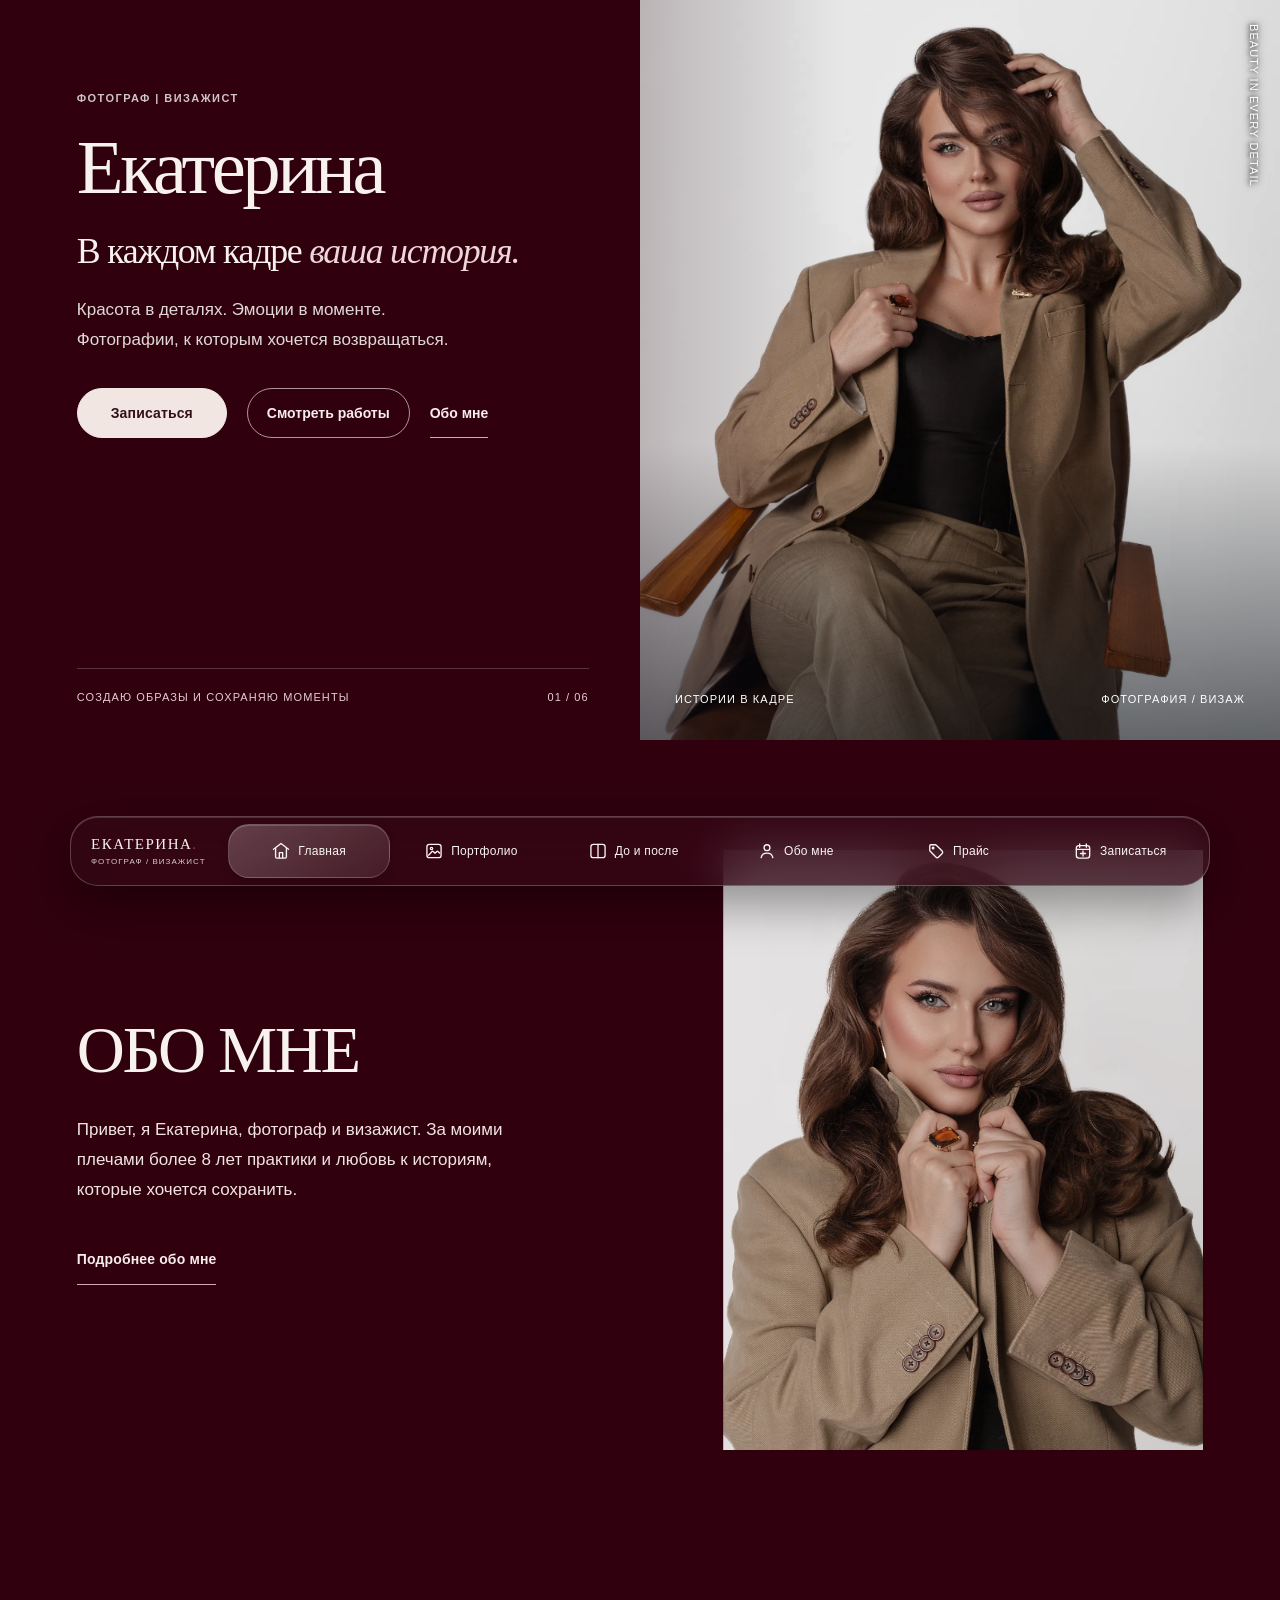
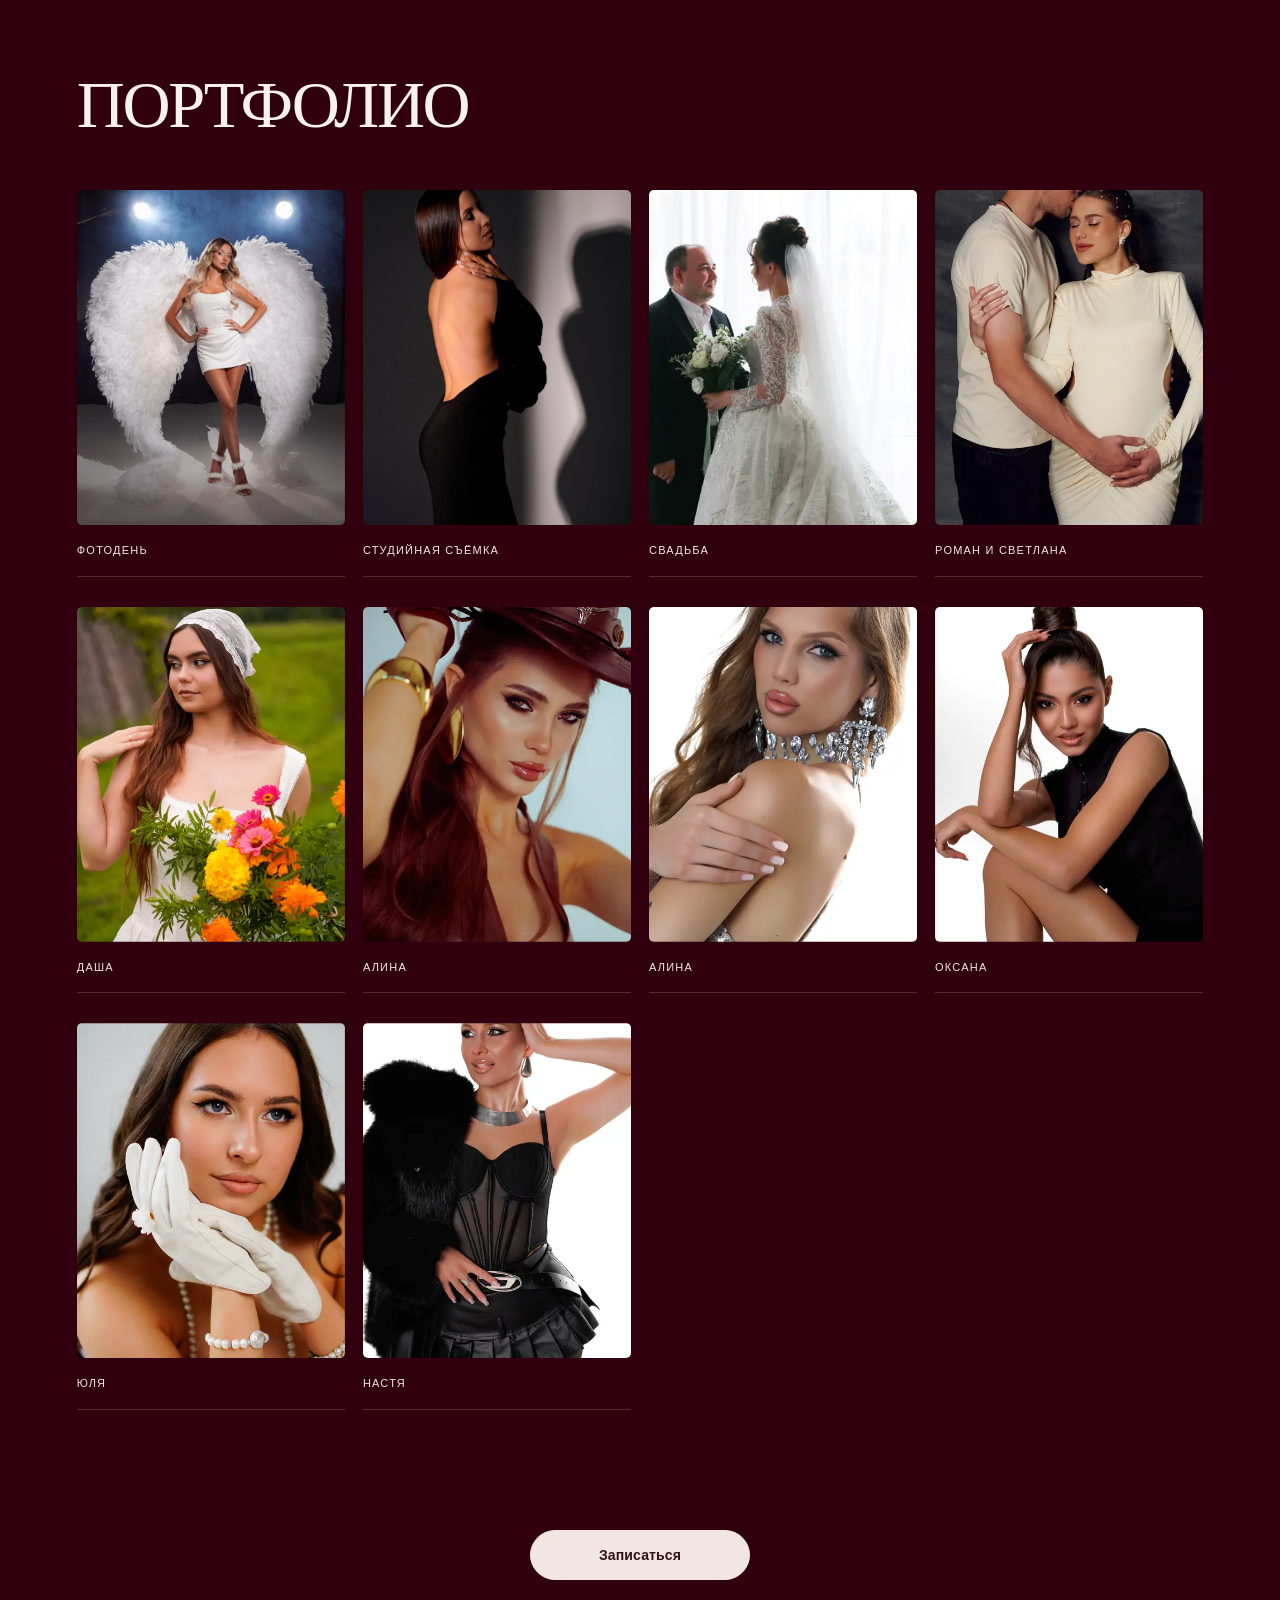
<file: index.html>
<!doctype html>
<html lang="ru">
<head>
  <meta charset="utf-8"><meta name="viewport" content="width=device-width, initial-scale=1, viewport-fit=cover"><meta name="theme-color" content="#30000e">
  <meta name="description" content="Екатерина, фотограф и визажист. Портфолио, преображения и информация для записи.">
  <title>Екатерина, фотограф и визажист</title>
  <link rel="stylesheet" href="styles.css">
  <link rel="stylesheet" href="controls.css">
  <link rel="stylesheet" href="bottom-nav.css">
  <link rel="stylesheet" href="velvet.css">
  <link rel="stylesheet" href="home-hero.css">
  <link rel="stylesheet" href="photo-effects.css">
  <script src="app.js" defer></script>
  <script src="photo-effects.js" defer></script>
</head>
<body id="top" class="home-page">
  <a class="skip-link" href="#main">Перейти к содержанию</a>
  <header class="site-header">
    <a class="brand" href="index.html" aria-label="Екатерина, на главную"><span class="brand-name">ЕКАТЕРИНА<span class="brand-dot">.</span></span><span class="brand-subtitle">ФОТОГРАФ / ВИЗАЖИСТ</span></a>
    <nav id="site-navigation" class="navigation" aria-label="Основная навигация">
      <span class="nav-slider" aria-hidden="true"></span>
      <a class="nav-item" draggable="false" href="index.html" aria-label="Главная" aria-current="page"><svg class="nav-icon" viewBox="0 0 24 24" fill="none" stroke="currentColor" stroke-width="1.6" stroke-linecap="round" stroke-linejoin="round" aria-hidden="true"><path d="m3 10 9-7 9 7"/><path d="M5.5 9v10a1.5 1.5 0 0 0 1.5 1.5h10a1.5 1.5 0 0 0 1.5-1.5V9"/><path d="M10 20v-6h4v6"/></svg><span class="nav-label nav-label-full">Главная</span><span class="nav-label nav-label-short" aria-hidden="true">Главная</span></a>
      <a class="nav-item" draggable="false" href="portfolio.html" aria-label="Портфолио"><svg class="nav-icon" viewBox="0 0 24 24" fill="none" stroke="currentColor" stroke-width="1.6" stroke-linecap="round" stroke-linejoin="round" aria-hidden="true"><rect x="3.5" y="4" width="17" height="16" rx="3"/><circle cx="9" cy="9" r="1.4"/><path d="m5.5 17 4.2-4.3a1 1 0 0 1 1.4 0l2.1 2.1 2.2-2.2a1 1 0 0 1 1.4 0l2 2"/></svg><span class="nav-label nav-label-full">Портфолио</span><span class="nav-label nav-label-short" aria-hidden="true">Работы</span></a>
      <a class="nav-item" draggable="false" href="before-after.html" aria-label="До и после"><svg class="nav-icon" viewBox="0 0 24 24" fill="none" stroke="currentColor" stroke-width="1.6" stroke-linecap="round" stroke-linejoin="round" aria-hidden="true"><rect x="3.5" y="4" width="17" height="16" rx="3"/><path d="M12 4v16"/></svg><span class="nav-label nav-label-full">До и после</span><span class="nav-label nav-label-short" aria-hidden="true">До/после</span></a>
      <a class="nav-item" draggable="false" href="about.html" aria-label="Обо мне"><svg class="nav-icon" viewBox="0 0 24 24" fill="none" stroke="currentColor" stroke-width="1.6" stroke-linecap="round" stroke-linejoin="round" aria-hidden="true"><circle cx="12" cy="8" r="3.5"/><path d="M5 20c.5-3.3 3.1-5.5 7-5.5s6.5 2.2 7 5.5"/></svg><span class="nav-label nav-label-full">Обо мне</span><span class="nav-label nav-label-short" aria-hidden="true">Обо мне</span></a>
      <a class="nav-item" draggable="false" href="prices.html" aria-label="Прайс"><svg class="nav-icon" viewBox="0 0 24 24" fill="none" stroke="currentColor" stroke-width="1.6" stroke-linecap="round" stroke-linejoin="round" aria-hidden="true"><path d="M4.5 11V5.8A1.3 1.3 0 0 1 5.8 4.5H11a2 2 0 0 1 1.4.6l7 7a2 2 0 0 1 0 2.8l-4.5 4.5a2 2 0 0 1-2.8 0l-7-7a2 2 0 0 1-.6-1.4Z"/><circle cx="8.5" cy="8.5" r="1"/></svg><span class="nav-label nav-label-full">Прайс</span><span class="nav-label nav-label-short" aria-hidden="true">Прайс</span></a>
      <a class="nav-item" draggable="false" href="booking.html" aria-label="Записаться"><svg class="nav-icon" viewBox="0 0 24 24" fill="none" stroke="currentColor" stroke-width="1.6" stroke-linecap="round" stroke-linejoin="round" aria-hidden="true"><rect x="4" y="5.5" width="16" height="15" rx="3"/><path d="M8 3.5v4M16 3.5v4M4 10h16M9 15h6M12 12v6"/></svg><span class="nav-label nav-label-full">Записаться</span><span class="nav-label nav-label-short" aria-hidden="true">Запись</span></a>
    </nav>
  </header>
  <main id="main"><section id="home" class="hero" aria-labelledby="hero-title">
      <div class="hero-copy">
        <div class="hero-intro">
          <p class="eyebrow">ФОТОГРАФ | ВИЗАЖИСТ</p>
          <h1 id="hero-title">Екатерина</h1>
          <p class="hero-tagline">В каждом кадре <em>ваша история.</em></p>
          <p class="hero-description">Красота в деталях. Эмоции в моменте. Фотографии, к которым хочется возвращаться.</p>
        </div>
        <div class="hero-actions">
          <a class="button button-light" href="booking.html">Записаться</a>
          <a class="hero-portfolio" href="portfolio.html">Смотреть работы</a>
          <a class="hero-about" href="about.html">Обо мне</a>
        </div>
        <div class="hero-bottom"><span>СОЗДАЮ ОБРАЗЫ И СОХРАНЯЮ МОМЕНТЫ</span><span>01 / 06</span></div>
      </div>
      <div class="hero-image-wrap">
        <img class="hero-image" src="assets/katya-img_2727.webp" alt="Екатерина, фотограф и визажист" fetchpriority="high">
        <div class="hero-image-shade"></div>
        <div class="image-caption"><span>ИСТОРИИ В КАДРЕ</span><span>ФОТОГРАФИЯ / ВИЗАЖ</span></div>
        <span class="hero-side-label" aria-hidden="true">BEAUTY IN EVERY DETAIL</span>
      </div>
    </section>
<section class="home-intro section-pad" aria-labelledby="home-about-title">
  <div class="home-intro-layout">
    <div class="home-intro-copy">
      <h2 id="home-about-title">ОБО МНЕ</h2>
      <p>Привет, я Екатерина, фотограф и визажист. За моими плечами более 8 лет практики и любовь к историям, которые хочется сохранить.</p>
      <a class="outline-link" href="about.html">Подробнее обо мне</a>
    </div>
    <div class="home-intro-image"><img src="assets/katya-img_2283.webp" alt="Екатерина, фотограф и визажист" loading="lazy"></div>
  </div>
</section>
<section class="home-selected section-pad" aria-labelledby="home-portfolio-title">
  <div class="section-heading"><h2 id="home-portfolio-title">ПОРТФОЛИО</h2></div>
  <div class="home-work-grid">
    <a href="portfolio.html?album=photoday" class="home-work" aria-label="Фотодень. Открыть альбом"><img src="assets/photoday-01-thumb.jpg" alt="" loading="lazy"><span>ФОТОДЕНЬ</span></a>
    <a href="portfolio.html?album=studio" class="home-work" aria-label="Студийная съёмка. Открыть альбом"><img src="assets/studio-01-thumb.jpg" alt="" loading="lazy"><span>СТУДИЙНАЯ СЪЁМКА</span></a>
    <a href="portfolio.html?album=wedding" class="home-work" aria-label="Свадьба. Открыть альбом"><img src="assets/wedding-02-thumb.webp" alt="" loading="lazy"><span>СВАДЬБА</span></a>
    <a href="portfolio.html?album=roman-svetlana" class="home-work" aria-label="Роман и Светлана. Открыть альбом"><img src="assets/roman-svetlana-09-thumb.webp" alt="" loading="lazy"><span>РОМАН И СВЕТЛАНА</span></a>
    <a href="portfolio.html?album=dasha" class="home-work" aria-label="Даша. Открыть альбом"><img src="assets/dasha-22-thumb.webp" alt="" loading="lazy"><span>ДАША</span></a>
    <a href="portfolio.html?album=alina-2" class="home-work" aria-label="Алина, серия 2. Открыть альбом"><img src="assets/alina-2-14-thumb.webp" alt="" loading="lazy"><span>АЛИНА</span></a>
    <a href="portfolio.html?album=alina" class="home-work" aria-label="Алина, серия 1. Открыть альбом"><img src="assets/alina-01-thumb.webp" alt="" loading="lazy"><span>АЛИНА</span></a>
    <a href="portfolio.html?album=oksana" class="home-work" aria-label="Оксана. Открыть альбом"><img src="assets/oksana-11-thumb.webp" alt="" loading="lazy"><span>ОКСАНА</span></a>
    <a href="portfolio.html?album=yulia" class="home-work" aria-label="Юля. Открыть альбом"><img src="assets/yulia-07-thumb.webp" alt="" loading="lazy"><span>ЮЛЯ</span></a>
    <a href="portfolio.html?album=nastya" class="home-work" aria-label="Настя. Открыть альбом"><img src="assets/nastya-15-thumb.webp" alt="" loading="lazy"><span>НАСТЯ</span></a>
  </div>
</section>
<section class="home-invitation section-pad"><a class="button button-light" href="booking.html">Записаться</a></section></main>
  
</body>
</html>
</file>
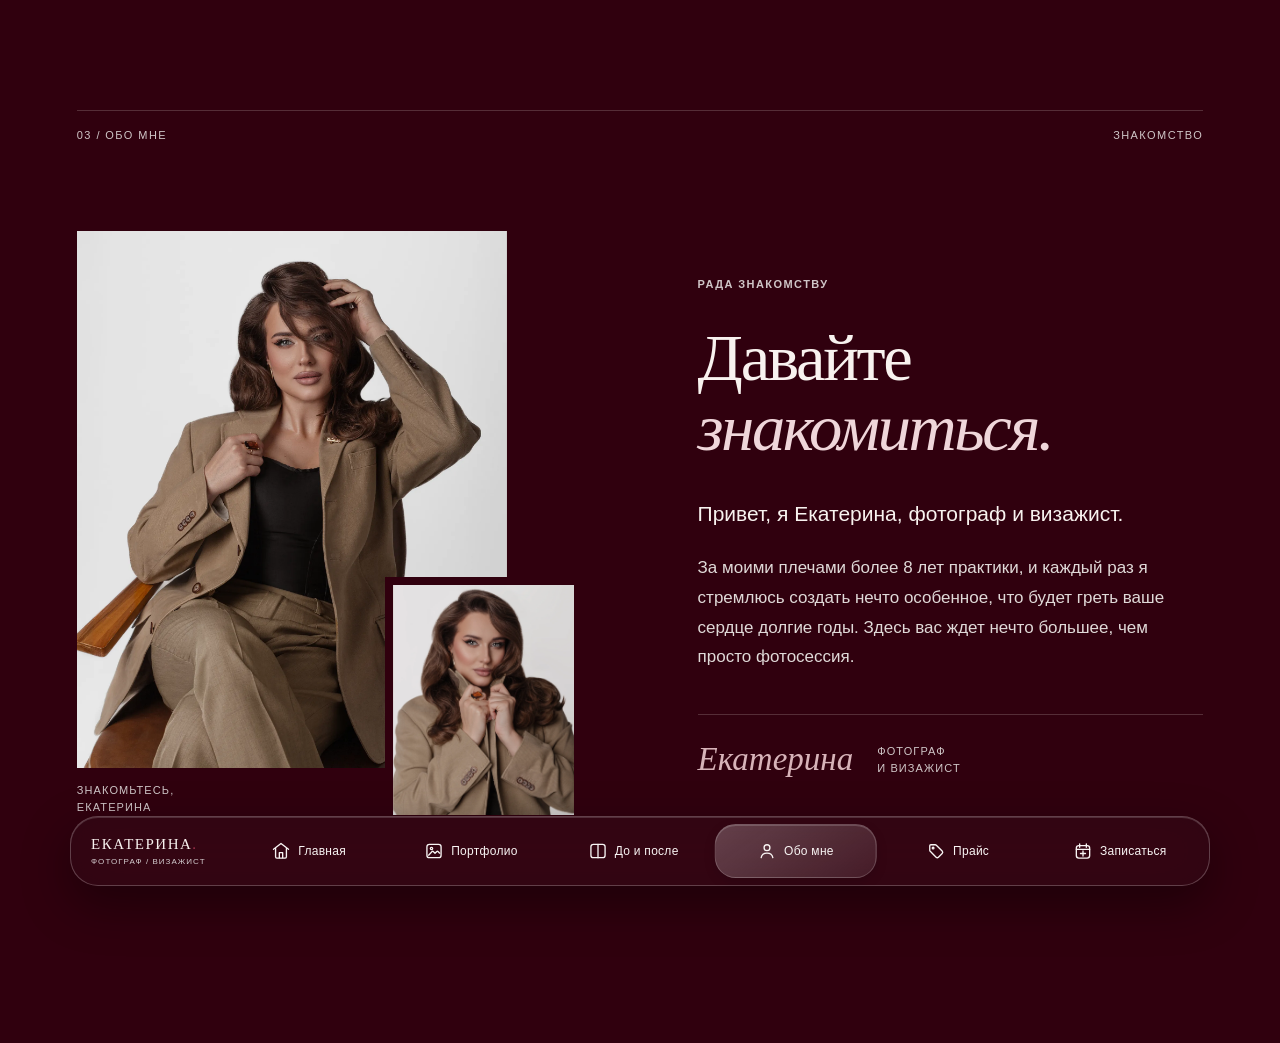
<file: about.html>
<!doctype html>
<html lang="ru">
<head>
  <meta charset="utf-8"><meta name="viewport" content="width=device-width, initial-scale=1, viewport-fit=cover"><meta name="theme-color" content="#30000e">
  <meta name="description" content="Екатерина, фотограф и визажист. Портфолио, преображения и информация для записи.">
  <title>Обо мне. Екатерина, фотограф и визажист</title>
  <link rel="stylesheet" href="styles.css">
  <link rel="stylesheet" href="controls.css">
  <link rel="stylesheet" href="bottom-nav.css">
  <link rel="stylesheet" href="velvet.css">
  <link rel="stylesheet" href="photo-effects.css">
  <script src="app.js" defer></script>
  <script src="photo-effects.js" defer></script>
</head>
<body id="top" class="inner-page">
  <a class="skip-link" href="#main">Перейти к содержанию</a>
  <header class="site-header">
    <a class="brand" href="index.html" aria-label="Екатерина, на главную"><span class="brand-name">ЕКАТЕРИНА<span class="brand-dot">.</span></span><span class="brand-subtitle">ФОТОГРАФ / ВИЗАЖИСТ</span></a>
    <nav id="site-navigation" class="navigation" aria-label="Основная навигация">
      <span class="nav-slider" aria-hidden="true"></span>
      <a class="nav-item" draggable="false" href="index.html" aria-label="Главная"><svg class="nav-icon" viewBox="0 0 24 24" fill="none" stroke="currentColor" stroke-width="1.6" stroke-linecap="round" stroke-linejoin="round" aria-hidden="true"><path d="m3 10 9-7 9 7"/><path d="M5.5 9v10a1.5 1.5 0 0 0 1.5 1.5h10a1.5 1.5 0 0 0 1.5-1.5V9"/><path d="M10 20v-6h4v6"/></svg><span class="nav-label nav-label-full">Главная</span><span class="nav-label nav-label-short" aria-hidden="true">Главная</span></a>
      <a class="nav-item" draggable="false" href="portfolio.html" aria-label="Портфолио"><svg class="nav-icon" viewBox="0 0 24 24" fill="none" stroke="currentColor" stroke-width="1.6" stroke-linecap="round" stroke-linejoin="round" aria-hidden="true"><rect x="3.5" y="4" width="17" height="16" rx="3"/><circle cx="9" cy="9" r="1.4"/><path d="m5.5 17 4.2-4.3a1 1 0 0 1 1.4 0l2.1 2.1 2.2-2.2a1 1 0 0 1 1.4 0l2 2"/></svg><span class="nav-label nav-label-full">Портфолио</span><span class="nav-label nav-label-short" aria-hidden="true">Работы</span></a>
      <a class="nav-item" draggable="false" href="before-after.html" aria-label="До и после"><svg class="nav-icon" viewBox="0 0 24 24" fill="none" stroke="currentColor" stroke-width="1.6" stroke-linecap="round" stroke-linejoin="round" aria-hidden="true"><rect x="3.5" y="4" width="17" height="16" rx="3"/><path d="M12 4v16"/></svg><span class="nav-label nav-label-full">До и после</span><span class="nav-label nav-label-short" aria-hidden="true">До/после</span></a>
      <a class="nav-item" draggable="false" href="about.html" aria-label="Обо мне" aria-current="page"><svg class="nav-icon" viewBox="0 0 24 24" fill="none" stroke="currentColor" stroke-width="1.6" stroke-linecap="round" stroke-linejoin="round" aria-hidden="true"><circle cx="12" cy="8" r="3.5"/><path d="M5 20c.5-3.3 3.1-5.5 7-5.5s6.5 2.2 7 5.5"/></svg><span class="nav-label nav-label-full">Обо мне</span><span class="nav-label nav-label-short" aria-hidden="true">Обо мне</span></a>
      <a class="nav-item" draggable="false" href="prices.html" aria-label="Прайс"><svg class="nav-icon" viewBox="0 0 24 24" fill="none" stroke="currentColor" stroke-width="1.6" stroke-linecap="round" stroke-linejoin="round" aria-hidden="true"><path d="M4.5 11V5.8A1.3 1.3 0 0 1 5.8 4.5H11a2 2 0 0 1 1.4.6l7 7a2 2 0 0 1 0 2.8l-4.5 4.5a2 2 0 0 1-2.8 0l-7-7a2 2 0 0 1-.6-1.4Z"/><circle cx="8.5" cy="8.5" r="1"/></svg><span class="nav-label nav-label-full">Прайс</span><span class="nav-label nav-label-short" aria-hidden="true">Прайс</span></a>
      <a class="nav-item" draggable="false" href="booking.html" aria-label="Записаться"><svg class="nav-icon" viewBox="0 0 24 24" fill="none" stroke="currentColor" stroke-width="1.6" stroke-linecap="round" stroke-linejoin="round" aria-hidden="true"><rect x="4" y="5.5" width="16" height="15" rx="3"/><path d="M8 3.5v4M16 3.5v4M4 10h16M9 15h6M12 12v6"/></svg><span class="nav-label nav-label-full">Записаться</span><span class="nav-label nav-label-short" aria-hidden="true">Запись</span></a>
    </nav>
  </header>
  <main id="main"><section id="about" class="about section-pad">
      <div class="section-kicker"><span>03 / ОБО МНЕ</span><span>ЗНАКОМСТВО</span></div>
      <div class="about-layout">
        <div class="about-visual">
          <div class="about-main-image"><img src="assets/katya-img_2727.webp" alt="Екатерина, фотограф и визажист" loading="lazy"></div>
          <div class="about-small-image"><img src="assets/katya-img_2283.webp" alt="Портрет Екатерины" loading="lazy"></div>
          <span class="image-note">ЗНАКОМЬТЕСЬ,<br>ЕКАТЕРИНА</span>
        </div>
        <div class="about-copy">
          <p class="eyebrow">РАДА ЗНАКОМСТВУ</p>
          <h1>Давайте <em>знакомиться.</em></h1>
          <p class="about-intro">Привет, я Екатерина, фотограф и визажист.</p>
          <p>За моими плечами более 8 лет практики, и каждый раз я стремлюсь создать нечто особенное, что будет греть ваше сердце долгие годы. Здесь вас ждет нечто большее, чем просто фотосессия.</p>
          <div class="about-signature"><span class="signature">Екатерина</span><span>ФОТОГРАФ<br>И ВИЗАЖИСТ</span></div>
        </div>
      </div>
    </section></main>
  
</body>
</html>
</file>
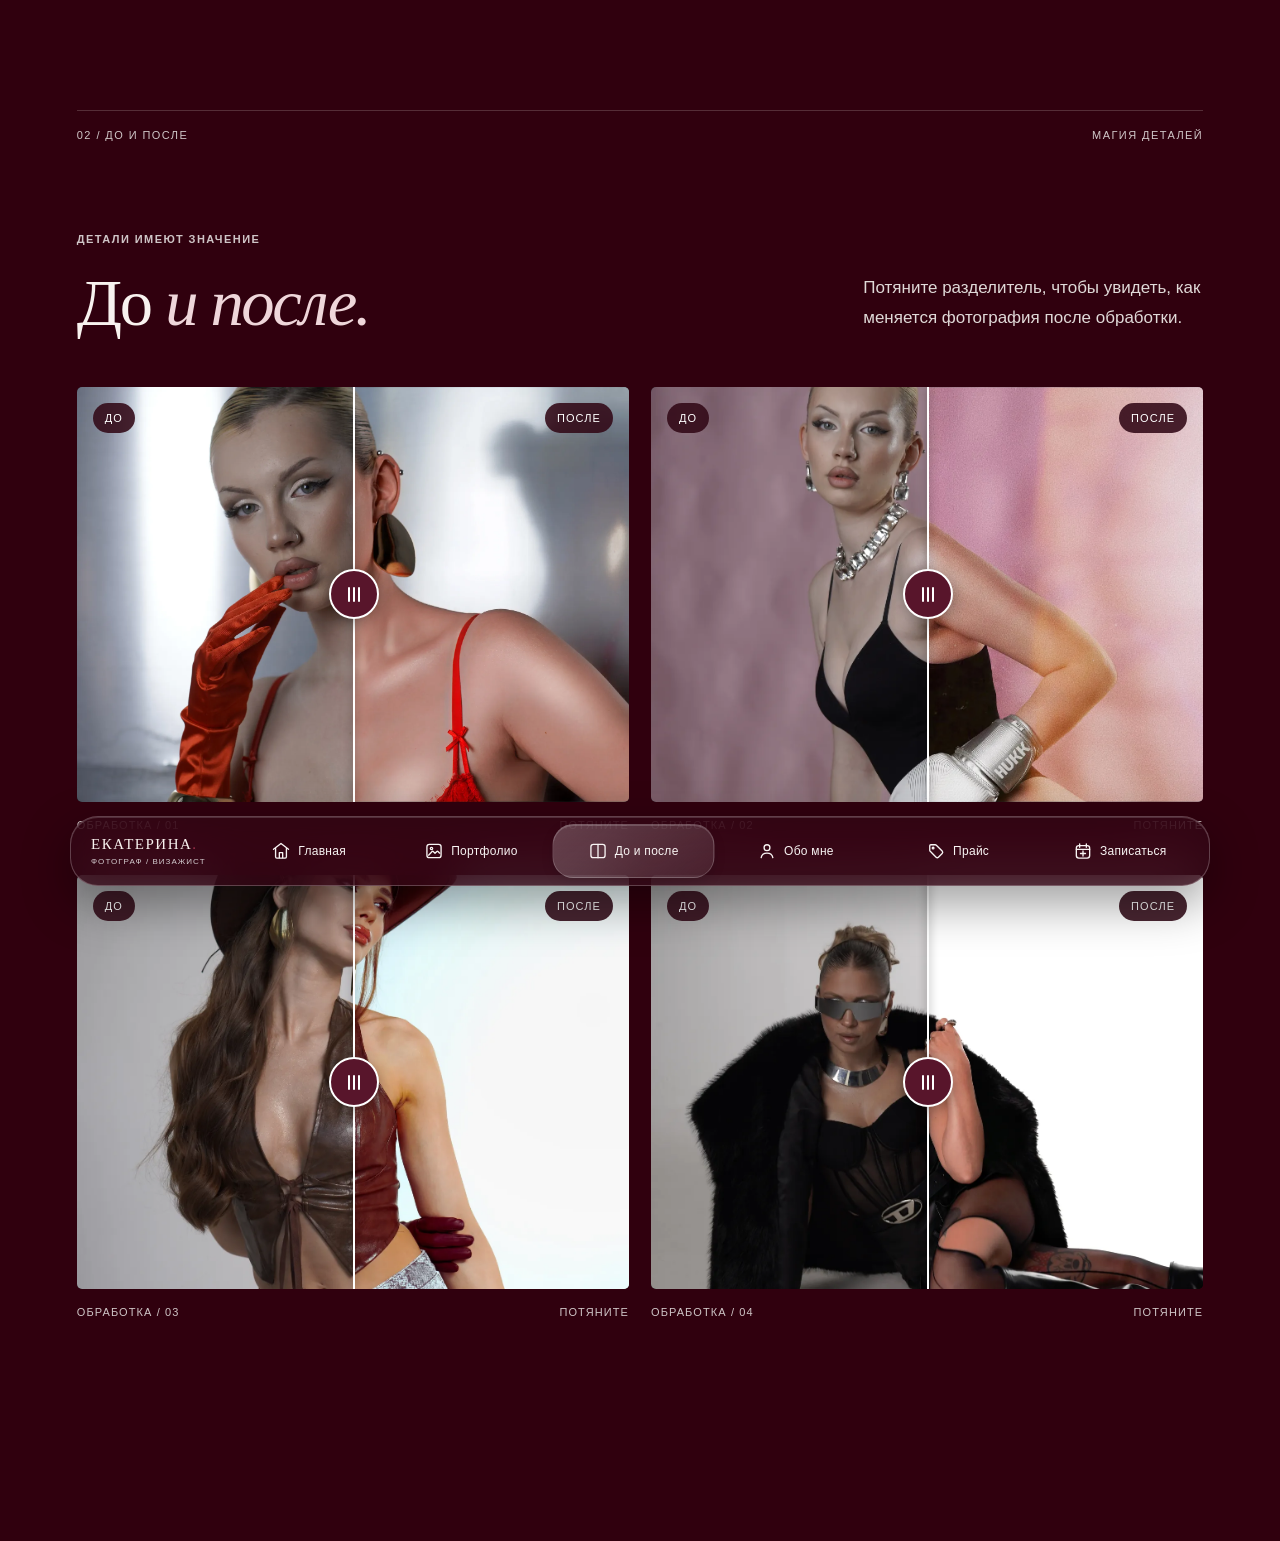
<file: before-after.html>
<!doctype html>
<html lang="ru">
<head>
  <meta charset="utf-8"><meta name="viewport" content="width=device-width, initial-scale=1, viewport-fit=cover"><meta name="theme-color" content="#30000e">
  <meta name="description" content="Екатерина, фотограф и визажист. Портфолио, преображения и информация для записи.">
  <title>До и после. Екатерина, фотограф и визажист</title>
  <link rel="stylesheet" href="styles.css">
  <link rel="stylesheet" href="controls.css">
  <link rel="stylesheet" href="bottom-nav.css">
  <link rel="stylesheet" href="velvet.css">
  <link rel="stylesheet" href="photo-effects.css">
  <script src="app.js" defer></script>
  <script src="photo-effects.js" defer></script>
</head>
<body id="top" class="inner-page">
  <a class="skip-link" href="#main">Перейти к содержанию</a>
  <header class="site-header">
    <a class="brand" href="index.html" aria-label="Екатерина, на главную"><span class="brand-name">ЕКАТЕРИНА<span class="brand-dot">.</span></span><span class="brand-subtitle">ФОТОГРАФ / ВИЗАЖИСТ</span></a>
    <nav id="site-navigation" class="navigation" aria-label="Основная навигация">
      <span class="nav-slider" aria-hidden="true"></span>
      <a class="nav-item" draggable="false" href="index.html" aria-label="Главная"><svg class="nav-icon" viewBox="0 0 24 24" fill="none" stroke="currentColor" stroke-width="1.6" stroke-linecap="round" stroke-linejoin="round" aria-hidden="true"><path d="m3 10 9-7 9 7"/><path d="M5.5 9v10a1.5 1.5 0 0 0 1.5 1.5h10a1.5 1.5 0 0 0 1.5-1.5V9"/><path d="M10 20v-6h4v6"/></svg><span class="nav-label nav-label-full">Главная</span><span class="nav-label nav-label-short" aria-hidden="true">Главная</span></a>
      <a class="nav-item" draggable="false" href="portfolio.html" aria-label="Портфолио"><svg class="nav-icon" viewBox="0 0 24 24" fill="none" stroke="currentColor" stroke-width="1.6" stroke-linecap="round" stroke-linejoin="round" aria-hidden="true"><rect x="3.5" y="4" width="17" height="16" rx="3"/><circle cx="9" cy="9" r="1.4"/><path d="m5.5 17 4.2-4.3a1 1 0 0 1 1.4 0l2.1 2.1 2.2-2.2a1 1 0 0 1 1.4 0l2 2"/></svg><span class="nav-label nav-label-full">Портфолио</span><span class="nav-label nav-label-short" aria-hidden="true">Работы</span></a>
      <a class="nav-item" draggable="false" href="before-after.html" aria-label="До и после" aria-current="page"><svg class="nav-icon" viewBox="0 0 24 24" fill="none" stroke="currentColor" stroke-width="1.6" stroke-linecap="round" stroke-linejoin="round" aria-hidden="true"><rect x="3.5" y="4" width="17" height="16" rx="3"/><path d="M12 4v16"/></svg><span class="nav-label nav-label-full">До и после</span><span class="nav-label nav-label-short" aria-hidden="true">До/после</span></a>
      <a class="nav-item" draggable="false" href="about.html" aria-label="Обо мне"><svg class="nav-icon" viewBox="0 0 24 24" fill="none" stroke="currentColor" stroke-width="1.6" stroke-linecap="round" stroke-linejoin="round" aria-hidden="true"><circle cx="12" cy="8" r="3.5"/><path d="M5 20c.5-3.3 3.1-5.5 7-5.5s6.5 2.2 7 5.5"/></svg><span class="nav-label nav-label-full">Обо мне</span><span class="nav-label nav-label-short" aria-hidden="true">Обо мне</span></a>
      <a class="nav-item" draggable="false" href="prices.html" aria-label="Прайс"><svg class="nav-icon" viewBox="0 0 24 24" fill="none" stroke="currentColor" stroke-width="1.6" stroke-linecap="round" stroke-linejoin="round" aria-hidden="true"><path d="M4.5 11V5.8A1.3 1.3 0 0 1 5.8 4.5H11a2 2 0 0 1 1.4.6l7 7a2 2 0 0 1 0 2.8l-4.5 4.5a2 2 0 0 1-2.8 0l-7-7a2 2 0 0 1-.6-1.4Z"/><circle cx="8.5" cy="8.5" r="1"/></svg><span class="nav-label nav-label-full">Прайс</span><span class="nav-label nav-label-short" aria-hidden="true">Прайс</span></a>
      <a class="nav-item" draggable="false" href="booking.html" aria-label="Записаться"><svg class="nav-icon" viewBox="0 0 24 24" fill="none" stroke="currentColor" stroke-width="1.6" stroke-linecap="round" stroke-linejoin="round" aria-hidden="true"><rect x="4" y="5.5" width="16" height="15" rx="3"/><path d="M8 3.5v4M16 3.5v4M4 10h16M9 15h6M12 12v6"/></svg><span class="nav-label nav-label-full">Записаться</span><span class="nav-label nav-label-short" aria-hidden="true">Запись</span></a>
    </nav>
  </header>
  <main id="main"><section id="before-after" class="transform section-pad">
      <div class="section-kicker"><span>02 / ДО И ПОСЛЕ</span><span>МАГИЯ ДЕТАЛЕЙ</span></div>
      <div class="section-heading">
        <div><p class="eyebrow">ДЕТАЛИ ИМЕЮТ ЗНАЧЕНИЕ</p><h1>До <em>и после.</em></h1></div>
        <p>Потяните разделитель, чтобы увидеть, как меняется фотография после обработки.</p>
      </div>
      <div class="compare-grid">
        <article class="compare-card">
          <div class="comparison" style="--split:50%">
            <img src="assets/before-img_0495.webp" alt="" loading="lazy">
            <img class="comparison-after" src="assets/after-img_0531.webp" alt="" loading="lazy">
            <span class="compare-label compare-label-before">ДО</span><span class="compare-label compare-label-after">ПОСЛЕ</span>
            <span class="compare-divider" aria-hidden="true"><span></span></span>
            <input type="range" min="0" max="100" value="50" aria-label="Сравнение до и после, пример 1">
          </div><div class="compare-footer"><span>ОБРАБОТКА / 01</span><span>ПОТЯНИТЕ</span></div>
        </article>
        <article class="compare-card">
          <div class="comparison" style="--split:50%">
            <img src="assets/before-img_0505.webp" alt="" loading="lazy">
            <img class="comparison-after" src="assets/after-img_0561.webp" alt="" loading="lazy">
            <span class="compare-label compare-label-before">ДО</span><span class="compare-label compare-label-after">ПОСЛЕ</span>
            <span class="compare-divider" aria-hidden="true"><span></span></span>
            <input type="range" min="0" max="100" value="50" aria-label="Сравнение до и после, пример 2">
          </div><div class="compare-footer"><span>ОБРАБОТКА / 02</span><span>ПОТЯНИТЕ</span></div>
        </article>
        <article class="compare-card">
          <div class="comparison" style="--split:50%">
            <img src="assets/before-img_2631.webp" alt="" loading="lazy">
            <img class="comparison-after" src="assets/after-img_2803.webp" alt="" loading="lazy">
            <span class="compare-label compare-label-before">ДО</span><span class="compare-label compare-label-after">ПОСЛЕ</span>
            <span class="compare-divider" aria-hidden="true"><span></span></span>
            <input type="range" min="0" max="100" value="50" aria-label="Сравнение до и после, пример 3">
          </div><div class="compare-footer"><span>ОБРАБОТКА / 03</span><span>ПОТЯНИТЕ</span></div>
        </article>
        <article class="compare-card">
          <div class="comparison" style="--split:50%">
            <img src="assets/before-img_9263.webp" alt="" loading="lazy">
            <img class="comparison-after" src="assets/after-img_9338.webp" alt="" loading="lazy">
            <span class="compare-label compare-label-before">ДО</span><span class="compare-label compare-label-after">ПОСЛЕ</span>
            <span class="compare-divider" aria-hidden="true"><span></span></span>
            <input type="range" min="0" max="100" value="50" aria-label="Сравнение до и после, пример 4">
          </div><div class="compare-footer"><span>ОБРАБОТКА / 04</span><span>ПОТЯНИТЕ</span></div>
        </article>
      </div>
    </section></main>
  
</body>
</html>
</file>
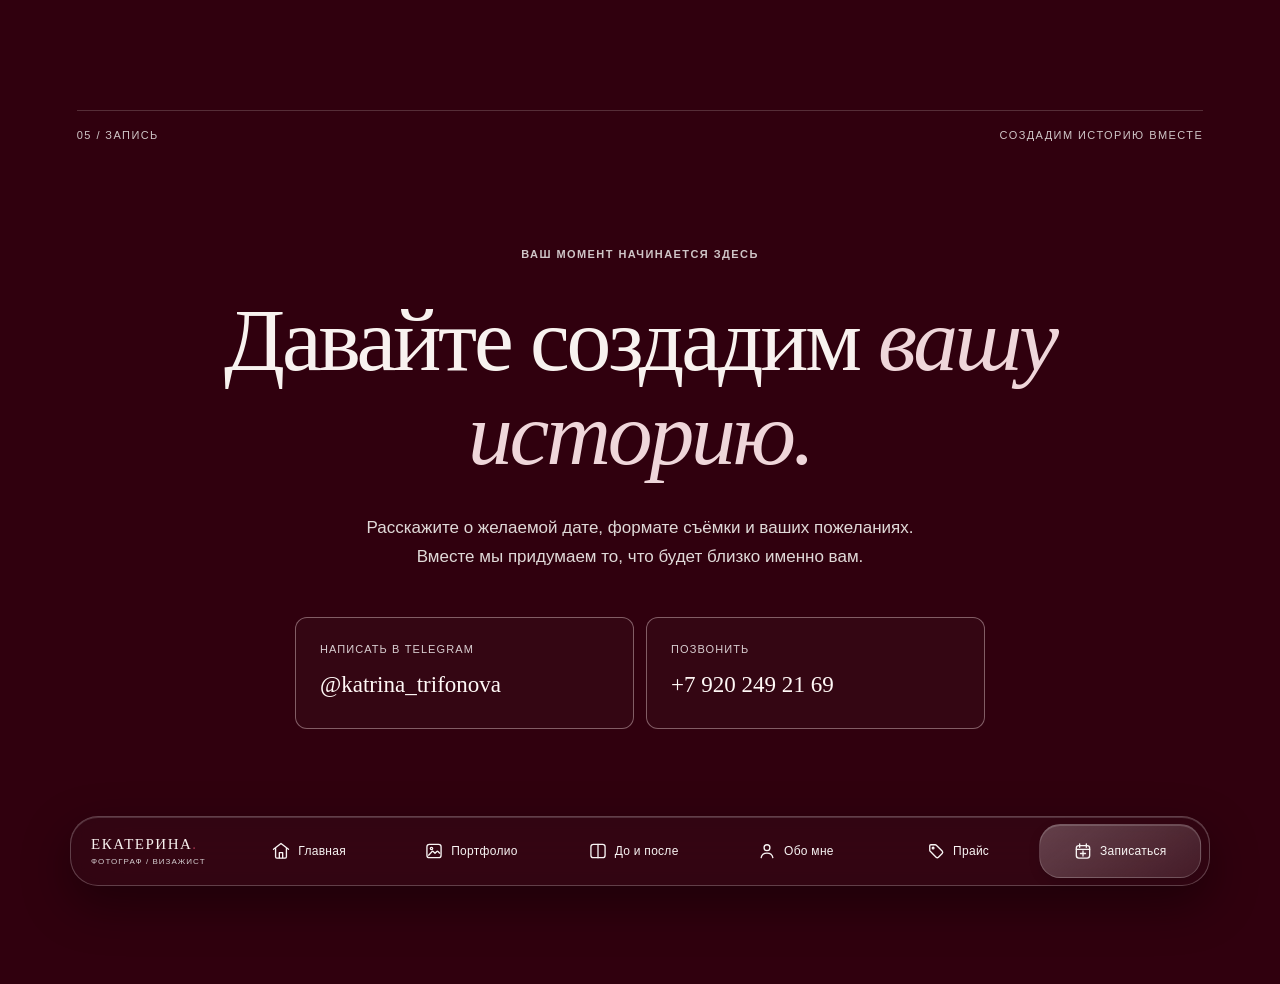
<file: booking.html>
<!doctype html>
<html lang="ru">
<head>
  <meta charset="utf-8"><meta name="viewport" content="width=device-width, initial-scale=1, viewport-fit=cover"><meta name="theme-color" content="#30000e">
  <meta name="description" content="Екатерина, фотограф и визажист. Портфолио, преображения и информация для записи.">
  <title>Запись. Екатерина, фотограф и визажист</title>
  <link rel="stylesheet" href="styles.css">
  <link rel="stylesheet" href="controls.css">
  <link rel="stylesheet" href="bottom-nav.css">
  <link rel="stylesheet" href="velvet.css">
  <link rel="stylesheet" href="photo-effects.css">
  <script src="app.js" defer></script>
  <script src="photo-effects.js" defer></script>
</head>
<body id="top" class="inner-page">
  <a class="skip-link" href="#main">Перейти к содержанию</a>
  <header class="site-header">
    <a class="brand" href="index.html" aria-label="Екатерина, на главную"><span class="brand-name">ЕКАТЕРИНА<span class="brand-dot">.</span></span><span class="brand-subtitle">ФОТОГРАФ / ВИЗАЖИСТ</span></a>
    <nav id="site-navigation" class="navigation" aria-label="Основная навигация">
      <span class="nav-slider" aria-hidden="true"></span>
      <a class="nav-item" draggable="false" href="index.html" aria-label="Главная"><svg class="nav-icon" viewBox="0 0 24 24" fill="none" stroke="currentColor" stroke-width="1.6" stroke-linecap="round" stroke-linejoin="round" aria-hidden="true"><path d="m3 10 9-7 9 7"/><path d="M5.5 9v10a1.5 1.5 0 0 0 1.5 1.5h10a1.5 1.5 0 0 0 1.5-1.5V9"/><path d="M10 20v-6h4v6"/></svg><span class="nav-label nav-label-full">Главная</span><span class="nav-label nav-label-short" aria-hidden="true">Главная</span></a>
      <a class="nav-item" draggable="false" href="portfolio.html" aria-label="Портфолио"><svg class="nav-icon" viewBox="0 0 24 24" fill="none" stroke="currentColor" stroke-width="1.6" stroke-linecap="round" stroke-linejoin="round" aria-hidden="true"><rect x="3.5" y="4" width="17" height="16" rx="3"/><circle cx="9" cy="9" r="1.4"/><path d="m5.5 17 4.2-4.3a1 1 0 0 1 1.4 0l2.1 2.1 2.2-2.2a1 1 0 0 1 1.4 0l2 2"/></svg><span class="nav-label nav-label-full">Портфолио</span><span class="nav-label nav-label-short" aria-hidden="true">Работы</span></a>
      <a class="nav-item" draggable="false" href="before-after.html" aria-label="До и после"><svg class="nav-icon" viewBox="0 0 24 24" fill="none" stroke="currentColor" stroke-width="1.6" stroke-linecap="round" stroke-linejoin="round" aria-hidden="true"><rect x="3.5" y="4" width="17" height="16" rx="3"/><path d="M12 4v16"/></svg><span class="nav-label nav-label-full">До и после</span><span class="nav-label nav-label-short" aria-hidden="true">До/после</span></a>
      <a class="nav-item" draggable="false" href="about.html" aria-label="Обо мне"><svg class="nav-icon" viewBox="0 0 24 24" fill="none" stroke="currentColor" stroke-width="1.6" stroke-linecap="round" stroke-linejoin="round" aria-hidden="true"><circle cx="12" cy="8" r="3.5"/><path d="M5 20c.5-3.3 3.1-5.5 7-5.5s6.5 2.2 7 5.5"/></svg><span class="nav-label nav-label-full">Обо мне</span><span class="nav-label nav-label-short" aria-hidden="true">Обо мне</span></a>
      <a class="nav-item" draggable="false" href="prices.html" aria-label="Прайс"><svg class="nav-icon" viewBox="0 0 24 24" fill="none" stroke="currentColor" stroke-width="1.6" stroke-linecap="round" stroke-linejoin="round" aria-hidden="true"><path d="M4.5 11V5.8A1.3 1.3 0 0 1 5.8 4.5H11a2 2 0 0 1 1.4.6l7 7a2 2 0 0 1 0 2.8l-4.5 4.5a2 2 0 0 1-2.8 0l-7-7a2 2 0 0 1-.6-1.4Z"/><circle cx="8.5" cy="8.5" r="1"/></svg><span class="nav-label nav-label-full">Прайс</span><span class="nav-label nav-label-short" aria-hidden="true">Прайс</span></a>
      <a class="nav-item" draggable="false" href="booking.html" aria-label="Записаться" aria-current="page"><svg class="nav-icon" viewBox="0 0 24 24" fill="none" stroke="currentColor" stroke-width="1.6" stroke-linecap="round" stroke-linejoin="round" aria-hidden="true"><rect x="4" y="5.5" width="16" height="15" rx="3"/><path d="M8 3.5v4M16 3.5v4M4 10h16M9 15h6M12 12v6"/></svg><span class="nav-label nav-label-full">Записаться</span><span class="nav-label nav-label-short" aria-hidden="true">Запись</span></a>
    </nav>
  </header>
  <main id="main"><section id="booking" class="booking section-pad">
      <div class="section-kicker"><span>05 / ЗАПИСЬ</span><span>СОЗДАДИМ ИСТОРИЮ ВМЕСТЕ</span></div>
      <div class="booking-inner">
        <p class="eyebrow">ВАШ МОМЕНТ НАЧИНАЕТСЯ ЗДЕСЬ</p>
        <h1>Давайте создадим <em>вашу историю.</em></h1>
        <p>Расскажите о желаемой дате, формате съёмки и ваших пожеланиях. Вместе мы придумаем то, что будет близко именно вам.</p>
        <div class="booking-contacts">
          <a class="contact-card" href="https://t.me/katrina_trifonova" target="_blank" rel="noopener noreferrer"><span class="contact-label">НАПИСАТЬ В TELEGRAM</span><strong>@katrina_trifonova</strong></a>
          <a class="contact-card" href="tel:+79202492169"><span class="contact-label">ПОЗВОНИТЬ</span><strong>+7 920 249 21 69</strong></a>
        </div>
      </div>
    </section></main>
  
</body>
</html>
</file>
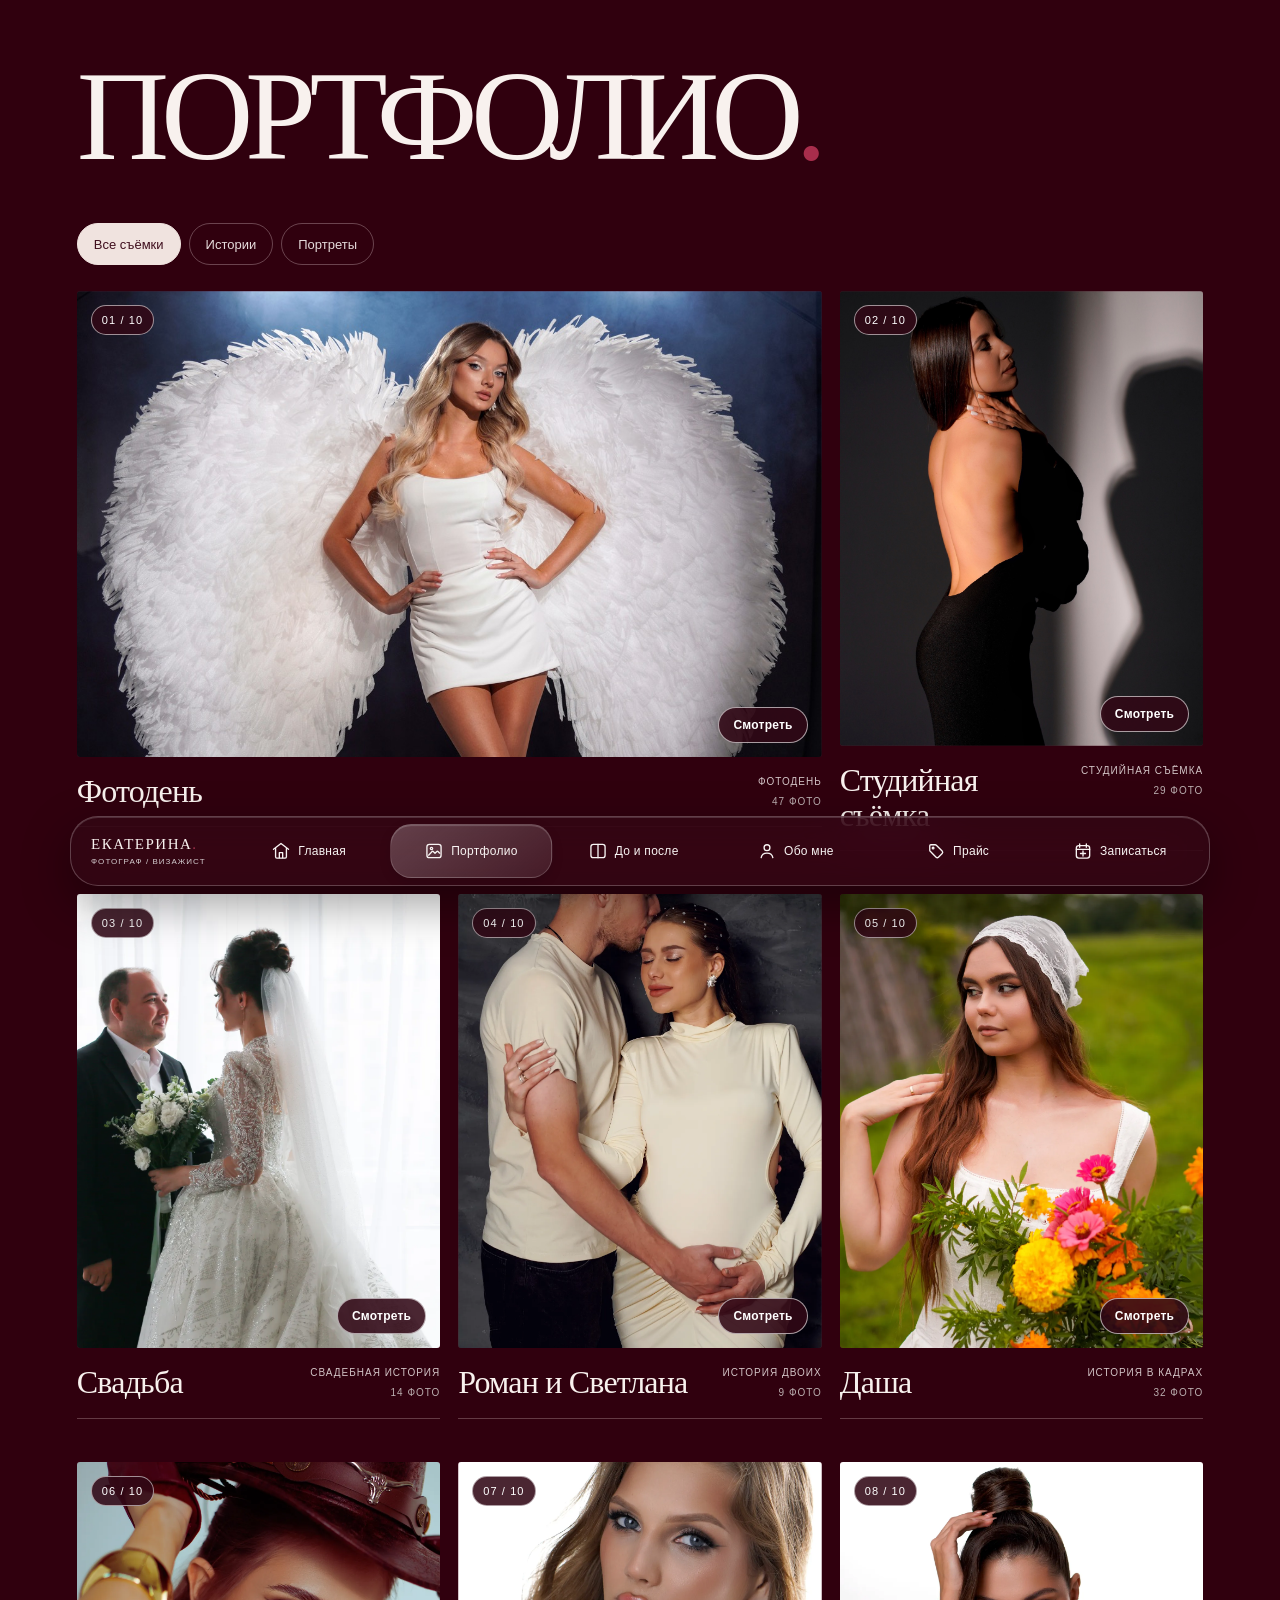
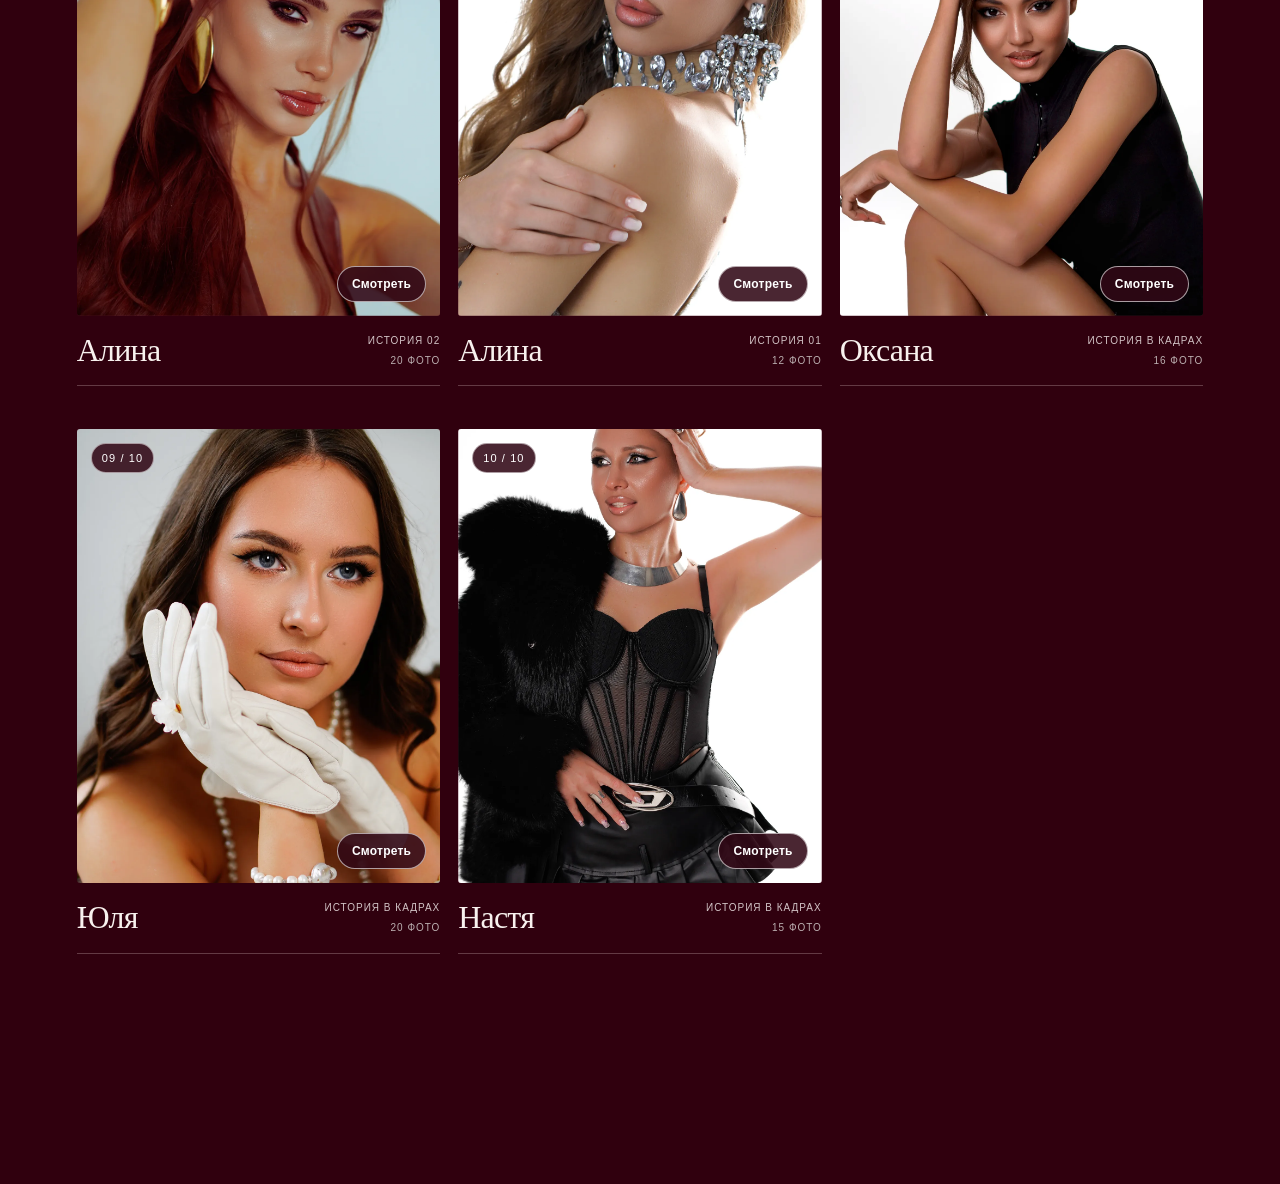
<file: portfolio.html>
<!doctype html>
<html lang="ru">
<head>
  <meta charset="utf-8"><meta name="viewport" content="width=device-width, initial-scale=1, viewport-fit=cover"><meta name="theme-color" content="#30000e">
  <meta name="description" content="Екатерина, фотограф и визажист. Портфолио, преображения и информация для записи.">
  <title>Портфолио. Екатерина, фотограф и визажист</title>
  <link rel="stylesheet" href="styles.css">
  <link rel="stylesheet" href="controls.css">
  <link rel="stylesheet" href="portfolio.css">
  <script src="assets/catalog.js" defer></script>
  <link rel="stylesheet" href="bottom-nav.css">
  <link rel="stylesheet" href="velvet.css">
  <link rel="stylesheet" href="photo-effects.css">
  <script src="app.js" defer></script>
  <script src="photo-effects.js" defer></script>
</head>
<body id="top" class="inner-page">
  <a class="skip-link" href="#main">Перейти к содержанию</a>
  <header class="site-header">
    <a class="brand" href="index.html" aria-label="Екатерина, на главную"><span class="brand-name">ЕКАТЕРИНА<span class="brand-dot">.</span></span><span class="brand-subtitle">ФОТОГРАФ / ВИЗАЖИСТ</span></a>
    <nav id="site-navigation" class="navigation" aria-label="Основная навигация">
      <span class="nav-slider" aria-hidden="true"></span>
      <a class="nav-item" draggable="false" href="index.html" aria-label="Главная"><svg class="nav-icon" viewBox="0 0 24 24" fill="none" stroke="currentColor" stroke-width="1.6" stroke-linecap="round" stroke-linejoin="round" aria-hidden="true"><path d="m3 10 9-7 9 7"/><path d="M5.5 9v10a1.5 1.5 0 0 0 1.5 1.5h10a1.5 1.5 0 0 0 1.5-1.5V9"/><path d="M10 20v-6h4v6"/></svg><span class="nav-label nav-label-full">Главная</span><span class="nav-label nav-label-short" aria-hidden="true">Главная</span></a>
      <a class="nav-item" draggable="false" href="portfolio.html" aria-label="Портфолио" aria-current="page"><svg class="nav-icon" viewBox="0 0 24 24" fill="none" stroke="currentColor" stroke-width="1.6" stroke-linecap="round" stroke-linejoin="round" aria-hidden="true"><rect x="3.5" y="4" width="17" height="16" rx="3"/><circle cx="9" cy="9" r="1.4"/><path d="m5.5 17 4.2-4.3a1 1 0 0 1 1.4 0l2.1 2.1 2.2-2.2a1 1 0 0 1 1.4 0l2 2"/></svg><span class="nav-label nav-label-full">Портфолио</span><span class="nav-label nav-label-short" aria-hidden="true">Работы</span></a>
      <a class="nav-item" draggable="false" href="before-after.html" aria-label="До и после"><svg class="nav-icon" viewBox="0 0 24 24" fill="none" stroke="currentColor" stroke-width="1.6" stroke-linecap="round" stroke-linejoin="round" aria-hidden="true"><rect x="3.5" y="4" width="17" height="16" rx="3"/><path d="M12 4v16"/></svg><span class="nav-label nav-label-full">До и после</span><span class="nav-label nav-label-short" aria-hidden="true">До/после</span></a>
      <a class="nav-item" draggable="false" href="about.html" aria-label="Обо мне"><svg class="nav-icon" viewBox="0 0 24 24" fill="none" stroke="currentColor" stroke-width="1.6" stroke-linecap="round" stroke-linejoin="round" aria-hidden="true"><circle cx="12" cy="8" r="3.5"/><path d="M5 20c.5-3.3 3.1-5.5 7-5.5s6.5 2.2 7 5.5"/></svg><span class="nav-label nav-label-full">Обо мне</span><span class="nav-label nav-label-short" aria-hidden="true">Обо мне</span></a>
      <a class="nav-item" draggable="false" href="prices.html" aria-label="Прайс"><svg class="nav-icon" viewBox="0 0 24 24" fill="none" stroke="currentColor" stroke-width="1.6" stroke-linecap="round" stroke-linejoin="round" aria-hidden="true"><path d="M4.5 11V5.8A1.3 1.3 0 0 1 5.8 4.5H11a2 2 0 0 1 1.4.6l7 7a2 2 0 0 1 0 2.8l-4.5 4.5a2 2 0 0 1-2.8 0l-7-7a2 2 0 0 1-.6-1.4Z"/><circle cx="8.5" cy="8.5" r="1"/></svg><span class="nav-label nav-label-full">Прайс</span><span class="nav-label nav-label-short" aria-hidden="true">Прайс</span></a>
      <a class="nav-item" draggable="false" href="booking.html" aria-label="Записаться"><svg class="nav-icon" viewBox="0 0 24 24" fill="none" stroke="currentColor" stroke-width="1.6" stroke-linecap="round" stroke-linejoin="round" aria-hidden="true"><rect x="4" y="5.5" width="16" height="15" rx="3"/><path d="M8 3.5v4M16 3.5v4M4 10h16M9 15h6M12 12v6"/></svg><span class="nav-label nav-label-full">Записаться</span><span class="nav-label nav-label-short" aria-hidden="true">Запись</span></a>
    </nav>
  </header>
  <main id="main">
    <section id="portfolio" class="portfolio magazine">
      <div class="magazine-inner">
        <div class="magazine-masthead">
          <h1>Портфолио<span>.</span></h1>
        </div>
        <div class="magazine-toolbar">
          <div class="magazine-filters" role="group" aria-label="Фильтр съёмок">
            <button type="button" data-portfolio-filter="all" aria-pressed="true">Все съёмки</button>
            <button type="button" data-portfolio-filter="stories" aria-pressed="false">Истории</button>
            <button type="button" data-portfolio-filter="portraits" aria-pressed="false">Портреты</button>
          </div>
        </div>
        <div id="portfolio-grid" class="portfolio-grid" data-filter="all" aria-label="Съёмки в портфолио"></div>
        <noscript><p class="notice">Чтобы просмотреть фотографии портфолио, включите JavaScript в браузере.</p></noscript>
      </div>
    </section>
  </main>
  <dialog id="gallery-dialog" class="gallery-dialog" aria-labelledby="gallery-title">
    <div class="gallery-shell">
      <div class="gallery-header"><div><span class="gallery-kicker">ПОРТФОЛИО / СЪЁМКА</span><h2 id="gallery-title"></h2></div><button class="gallery-close" type="button" aria-label="Закрыть галерею">×</button></div>
      <div class="gallery-stage"><button class="gallery-arrow gallery-prev" type="button" aria-label="Предыдущая фотография">Назад</button><img id="gallery-image" alt=""><button class="gallery-arrow gallery-next" type="button" aria-label="Следующая фотография">Далее</button></div>
      <div class="gallery-bottom"><span id="gallery-counter" aria-live="polite"></span><div id="gallery-thumbs" class="gallery-thumbs" aria-label="Фотографии съёмки"></div></div>
    </div>
  </dialog>
</body>
</html>
</file>
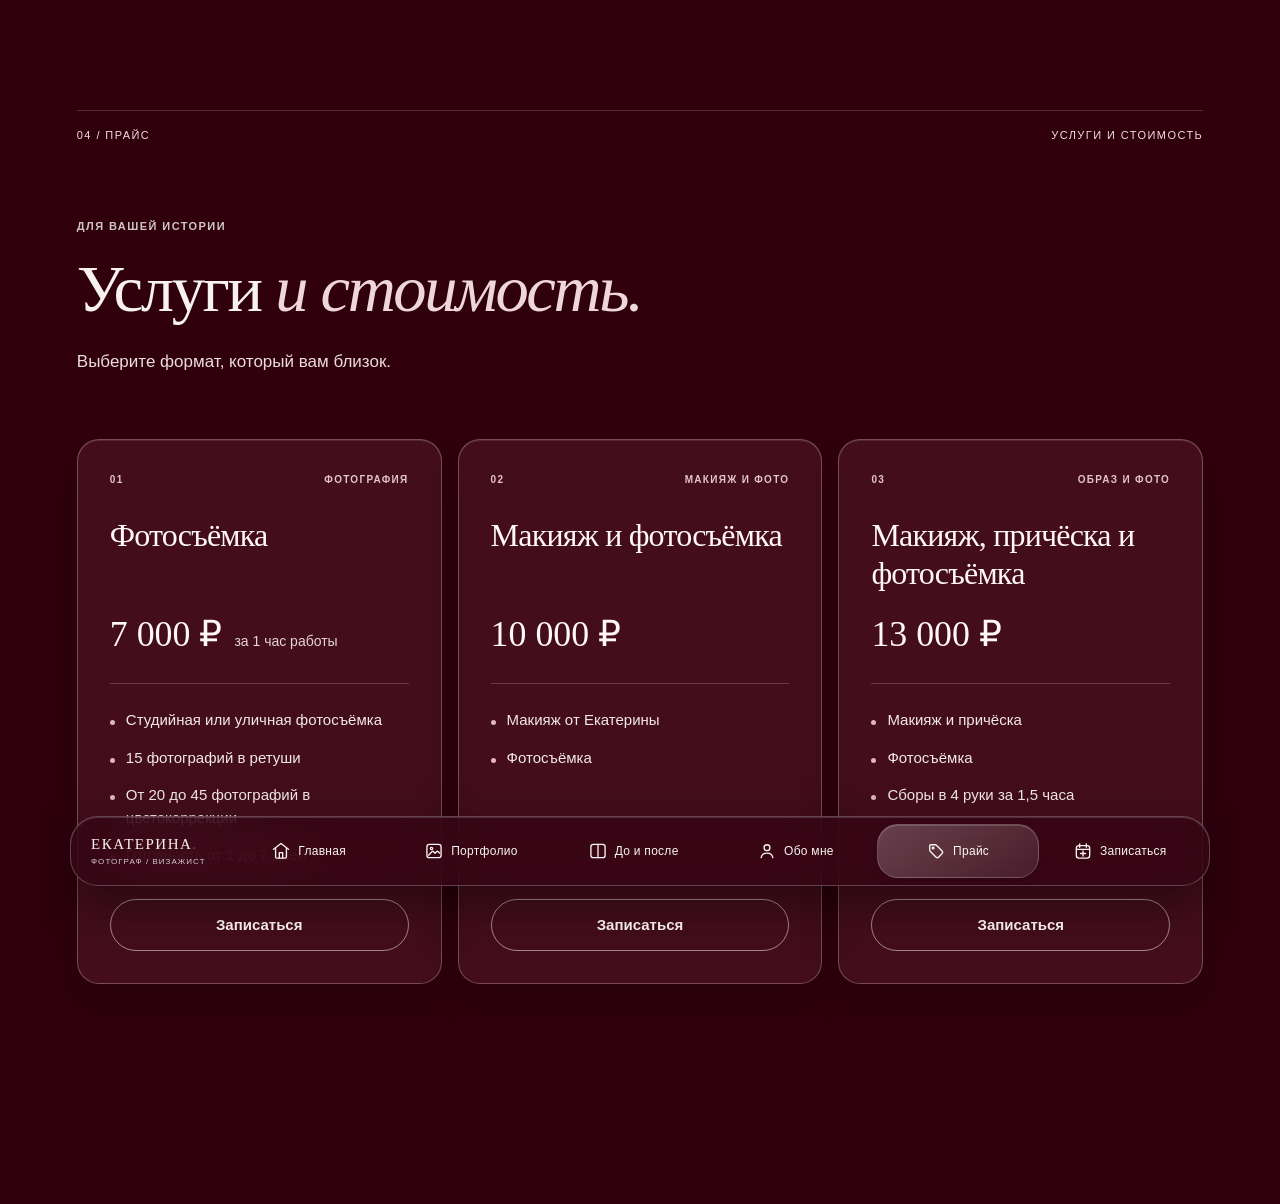
<file: prices.html>
<!doctype html>
<html lang="ru">
<head>
  <meta charset="utf-8"><meta name="viewport" content="width=device-width, initial-scale=1, viewport-fit=cover"><meta name="theme-color" content="#30000e">
  <meta name="description" content="Стоимость фотосъёмки, макияжа и причёски у фотографа и визажиста Екатерины.">
  <title>Прайс. Екатерина, фотограф и визажист</title>
  <link rel="stylesheet" href="styles.css">
  <link rel="stylesheet" href="controls.css">
  <link rel="stylesheet" href="bottom-nav.css">
  <link rel="stylesheet" href="velvet.css">
  <link rel="stylesheet" href="photo-effects.css">
  <link rel="stylesheet" href="prices.css">
  <script src="app.js" defer></script>
  <script src="photo-effects.js" defer></script>
</head>
<body id="top" class="inner-page">
  <a class="skip-link" href="#main">Перейти к содержанию</a>
  <header class="site-header">
    <a class="brand" href="index.html" aria-label="Екатерина, на главную"><span class="brand-name">ЕКАТЕРИНА<span class="brand-dot">.</span></span><span class="brand-subtitle">ФОТОГРАФ / ВИЗАЖИСТ</span></a>
    <nav id="site-navigation" class="navigation" aria-label="Основная навигация">
      <span class="nav-slider" aria-hidden="true"></span>
      <a class="nav-item" draggable="false" href="index.html" aria-label="Главная"><svg class="nav-icon" viewBox="0 0 24 24" fill="none" stroke="currentColor" stroke-width="1.6" stroke-linecap="round" stroke-linejoin="round" aria-hidden="true"><path d="m3 10 9-7 9 7"/><path d="M5.5 9v10a1.5 1.5 0 0 0 1.5 1.5h10a1.5 1.5 0 0 0 1.5-1.5V9"/><path d="M10 20v-6h4v6"/></svg><span class="nav-label nav-label-full">Главная</span><span class="nav-label nav-label-short" aria-hidden="true">Главная</span></a>
      <a class="nav-item" draggable="false" href="portfolio.html" aria-label="Портфолио"><svg class="nav-icon" viewBox="0 0 24 24" fill="none" stroke="currentColor" stroke-width="1.6" stroke-linecap="round" stroke-linejoin="round" aria-hidden="true"><rect x="3.5" y="4" width="17" height="16" rx="3"/><circle cx="9" cy="9" r="1.4"/><path d="m5.5 17 4.2-4.3a1 1 0 0 1 1.4 0l2.1 2.1 2.2-2.2a1 1 0 0 1 1.4 0l2 2"/></svg><span class="nav-label nav-label-full">Портфолио</span><span class="nav-label nav-label-short" aria-hidden="true">Работы</span></a>
      <a class="nav-item" draggable="false" href="before-after.html" aria-label="До и после"><svg class="nav-icon" viewBox="0 0 24 24" fill="none" stroke="currentColor" stroke-width="1.6" stroke-linecap="round" stroke-linejoin="round" aria-hidden="true"><rect x="3.5" y="4" width="17" height="16" rx="3"/><path d="M12 4v16"/></svg><span class="nav-label nav-label-full">До и после</span><span class="nav-label nav-label-short" aria-hidden="true">До/после</span></a>
      <a class="nav-item" draggable="false" href="about.html" aria-label="Обо мне"><svg class="nav-icon" viewBox="0 0 24 24" fill="none" stroke="currentColor" stroke-width="1.6" stroke-linecap="round" stroke-linejoin="round" aria-hidden="true"><circle cx="12" cy="8" r="3.5"/><path d="M5 20c.5-3.3 3.1-5.5 7-5.5s6.5 2.2 7 5.5"/></svg><span class="nav-label nav-label-full">Обо мне</span><span class="nav-label nav-label-short" aria-hidden="true">Обо мне</span></a>
      <a class="nav-item" draggable="false" href="prices.html" aria-label="Прайс" aria-current="page"><svg class="nav-icon" viewBox="0 0 24 24" fill="none" stroke="currentColor" stroke-width="1.6" stroke-linecap="round" stroke-linejoin="round" aria-hidden="true"><path d="M4.5 11V5.8A1.3 1.3 0 0 1 5.8 4.5H11a2 2 0 0 1 1.4.6l7 7a2 2 0 0 1 0 2.8l-4.5 4.5a2 2 0 0 1-2.8 0l-7-7a2 2 0 0 1-.6-1.4Z"/><circle cx="8.5" cy="8.5" r="1"/></svg><span class="nav-label nav-label-full">Прайс</span><span class="nav-label nav-label-short" aria-hidden="true">Прайс</span></a>
      <a class="nav-item" draggable="false" href="booking.html" aria-label="Записаться"><svg class="nav-icon" viewBox="0 0 24 24" fill="none" stroke="currentColor" stroke-width="1.6" stroke-linecap="round" stroke-linejoin="round" aria-hidden="true"><rect x="4" y="5.5" width="16" height="15" rx="3"/><path d="M8 3.5v4M16 3.5v4M4 10h16M9 15h6M12 12v6"/></svg><span class="nav-label nav-label-full">Записаться</span><span class="nav-label nav-label-short" aria-hidden="true">Запись</span></a>
    </nav>
  </header>
  <main id="main"><section id="prices" class="prices section-pad">
      <div class="section-kicker"><span>04 / ПРАЙС</span><span>УСЛУГИ И СТОИМОСТЬ</span></div>
      <div class="price-intro">
        <p class="eyebrow">ДЛЯ ВАШЕЙ ИСТОРИИ</p>
        <h1>Услуги <em>и стоимость.</em></h1>
        <p class="price-intro-copy">Выберите формат, который вам близок.</p>
      </div>
      <div class="price-grid">
        <article class="price-card">
          <div class="price-card-label"><span>01</span><span>ФОТОГРАФИЯ</span></div>
          <h2>Фотосъёмка</h2>
          <p class="price-amount">7&nbsp;000&nbsp;₽ <span>за 1 час работы</span></p>
          <ul class="price-details">
            <li>Студийная или уличная фотосъёмка</li>
            <li>15 фотографий в ретуши</li>
            <li>От 20 до 45 фотографий в цветокоррекции</li>
            <li>Готовность от 1 до 7 дней</li>
          </ul>
          <a class="price-book" href="booking.html" aria-label="Записаться на фотосъёмку">Записаться</a>
        </article>
        <article class="price-card">
          <div class="price-card-label"><span>02</span><span>МАКИЯЖ И ФОТО</span></div>
          <h2>Макияж и фотосъёмка</h2>
          <p class="price-amount">10&nbsp;000&nbsp;₽</p>
          <ul class="price-details">
            <li>Макияж от Екатерины</li>
            <li>Фотосъёмка</li>
          </ul>
          <a class="price-book" href="booking.html" aria-label="Записаться на макияж и фотосъёмку">Записаться</a>
        </article>
        <article class="price-card">
          <div class="price-card-label"><span>03</span><span>ОБРАЗ И ФОТО</span></div>
          <h2>Макияж, причёска и фотосъёмка</h2>
          <p class="price-amount">13&nbsp;000&nbsp;₽</p>
          <ul class="price-details">
            <li>Макияж и причёска</li>
            <li>Фотосъёмка</li>
            <li>Сборы в 4 руки за 1,5 часа</li>
          </ul>
          <a class="price-book" href="booking.html" aria-label="Записаться на макияж, причёску и фотосъёмку">Записаться</a>
        </article>
      </div>
    </section></main>
  
</body>
</html>
</file>
<file: styles.css>
:root{--navy:#001124;--navy-deep:#000b18;--navy-soft:#071a2c;--wine:#570018;--wine-dark:#410010;--ink:#f4efea;--muted:#b4b0ae;--line:rgba(244,239,234,.19);--gutter:clamp(24px,6vw,100px);color-scheme:dark}*{box-sizing:border-box}html{scroll-behavior:smooth}body{margin:0;background:var(--navy-deep);color:var(--ink);font-family:Arial,Helvetica,sans-serif;-webkit-font-smoothing:antialiased}body:has(dialog[open]){overflow:hidden}img{display:block;max-width:100%}a{color:inherit;text-decoration:none}button,input{font:inherit}button{color:inherit}button:focus-visible,a:focus-visible,input:focus-visible{outline:2px solid #fff;outline-offset:5px}.skip-link{position:fixed;z-index:100;top:10px;left:10px;transform:translateY(-160%);padding:12px;background:#fff;color:#111}.skip-link:focus{transform:translateY(0)}.site-header{height:88px;padding:0 var(--gutter);display:flex;align-items:center;justify-content:space-between;gap:30px;background:#000b19;position:relative;z-index:20;border-bottom:1px solid rgba(255,255,255,.08)}.brand{display:flex;flex-direction:column;gap:6px;flex-shrink:0}.brand-name{font-family:Georgia,serif;letter-spacing:.12em;font-size:19px}.brand-dot,.footer-brand span{color:#a0324c}.brand-subtitle{font-size:8px;letter-spacing:.24em;color:#a6a5a7}.navigation{display:flex;align-items:center;gap:clamp(22px,3vw,47px);font-size:11px;letter-spacing:.02em}.navigation>a:not(.nav-booking){color:#d7d3d2;transition:color .2s}.navigation>a:hover{color:#fff}.nav-booking{padding:14px 20px;border:1px solid rgba(255,255,255,.55);display:flex;gap:24px;align-items:center}.nav-booking:hover{background:#fff;color:#111!important}.menu-toggle{display:none}.hero{min-height:min(740px,calc(100svh - 88px));display:grid;grid-template-columns:1fr 1fr;background:var(--wine-dark)}.hero-copy{padding:clamp(64px,7vw,115px) 4vw 35px var(--gutter);display:flex;flex-direction:column;justify-content:center;position:relative}.eyebrow{font-size:10px;letter-spacing:.2em;line-height:1.5;color:#c8b3b7;font-weight:600;display:flex;align-items:center;gap:12px;margin:0 0 30px}.eyebrow-line{display:inline-block;width:29px;height:1px;background:#b86578;flex-shrink:0}h1,h2,p{margin-top:0}h1,h2{font-family:Georgia,'Times New Roman',serif;font-weight:400;letter-spacing:-.055em}h1{font-size:clamp(52px,5.7vw,94px);line-height:.99;max-width:710px;margin:0 0 30px}h1 em,h2 em{font-weight:400;font-style:italic;color:#d7b3b9}h2{font-size:clamp(48px,5.2vw,77px);line-height:1.05;margin:0}.hero-description{font-size:14px;line-height:1.8;max-width:340px;color:#d4bfc3;margin:0}.hero-actions{display:flex;align-items:center;gap:28px;flex-wrap:wrap;margin:37px 0 80px}.button{display:inline-flex;align-items:center;justify-content:space-between;gap:38px;padding:18px 21px;font-size:11px;letter-spacing:.02em;transition:background .2s,color .2s}.button-light{background:#f2eae5;color:#321017}.button-light:hover{background:white}.text-link{font-size:11px;color:#e8d8da;border-bottom:1px solid #a97d86;padding:8px 0}.text-link span{margin-left:13px}.hero-bottom{display:flex;justify-content:space-between;gap:30px;border-top:1px solid rgba(255,255,255,.2);padding-top:20px;color:#bd9aa2;font-size:8px;letter-spacing:.18em;margin-top:auto}.hero-image-wrap{min-width:0;position:relative;overflow:hidden;background:#250710}.hero-image{width:100%;height:100%;position:absolute;inset:0;object-fit:cover;object-position:center 30%}.hero-image-shade{position:absolute;inset:0;background:linear-gradient(90deg,rgba(32,0,9,.2),transparent 32%),linear-gradient(0deg,rgba(0,5,12,.55),transparent 40%)}.image-caption{position:absolute;left:35px;bottom:33px;right:35px;display:flex;justify-content:space-between;gap:15px;font-size:8px;letter-spacing:.18em}.hero-side-label{position:absolute;right:18px;top:24px;writing-mode:vertical-rl;font-size:8px;letter-spacing:.22em;color:rgba(255,255,255,.75)}.section-pad{padding:110px var(--gutter)}.section-kicker{display:flex;justify-content:space-between;gap:25px;border-top:1px solid var(--line);padding-top:18px;margin-bottom:90px;color:#9c9ca0;font-size:9px;letter-spacing:.17em}.about{background:var(--navy)}.about-layout{display:grid;grid-template-columns:1fr 1fr;gap:clamp(65px,9vw,150px);align-items:center;max-width:1330px;margin:auto}.about-visual{position:relative;padding:0 15% 55px 0}.about-main-image{aspect-ratio:4/5;overflow:hidden;background:#c4bfba}.about-main-image img,.about-small-image img{height:100%;width:100%;object-fit:cover}.about-small-image{position:absolute;bottom:0;right:0;width:39%;aspect-ratio:4/5;border:8px solid var(--navy);overflow:hidden;background:#bcb5ad}.image-note{position:absolute;left:0;bottom:8px;font-size:8px;letter-spacing:.17em;line-height:1.8;color:#9d9da3}.about-copy{max-width:540px}.about-copy h2{margin-bottom:35px}.about-copy p:not(.eyebrow){font-size:15px;line-height:1.9;color:#c2c3c6;max-width:510px}.about-copy .about-intro{color:#f1e9e6!important;font-size:20px!important;line-height:1.5!important;margin-bottom:24px}.about-signature{border-top:1px solid var(--line);margin-top:42px;padding-top:26px;display:flex;align-items:center;gap:24px}.signature{font-family:Georgia,serif;font-size:33px;font-style:italic;color:#d7b3b9}.about-signature span:last-child{font-size:8px;line-height:1.6;letter-spacing:.14em;color:#969aa2}.portfolio{background:var(--navy-deep)}.section-heading{display:flex;justify-content:space-between;align-items:end;gap:50px;margin-bottom:50px}.section-heading>div{max-width:820px}.section-heading .eyebrow{margin-bottom:20px}.section-heading>p{font-size:13px;line-height:1.8;color:#a8abb1;max-width:295px;margin:0 0 5px}.portfolio-grid{display:grid;grid-template-columns:repeat(4,minmax(0,1fr));gap:38px 18px}.portfolio-card{background:none;border:0;padding:0;text-align:left;cursor:pointer;min-width:0}.portfolio-card-image{position:relative;overflow:hidden;aspect-ratio:3/4;background:var(--navy-soft)}.portfolio-card-image img{height:100%;width:100%;object-fit:cover;transition:transform .6s ease,filter .4s}.portfolio-card:hover img{transform:scale(1.045);filter:brightness(.84)}.portfolio-card-image:after{content:none;position:absolute;bottom:14px;right:14px;border:1px solid rgba(255,255,255,.8);width:37px;height:37px;display:grid;place-items:center;font-size:16px;opacity:0;transition:opacity .2s}.portfolio-card:hover .portfolio-card-image:after,.portfolio-card:focus-visible .portfolio-card-image:after{opacity:1}.portfolio-card-meta{display:flex;justify-content:space-between;align-items:baseline;gap:10px;border-bottom:1px solid var(--line);padding:18px 0}.portfolio-card-title{font-family:Georgia,serif;font-size:22px}.portfolio-card-sub{font-size:9px;letter-spacing:.13em;color:#9c9da2;text-align:right}.notice{color:#cfc4c2}.transform{background:#071629}.compare-grid{display:grid;grid-template-columns:repeat(2,minmax(0,1fr));gap:42px 22px}.comparison{position:relative;aspect-ratio:4/3;overflow:hidden;background:#0a0c12;isolation:isolate}.comparison img{position:absolute;inset:0;width:100%;height:100%;object-fit:cover;object-position:center 30%}.comparison-after{clip-path:inset(0 0 0 var(--split))}.comparison input{position:absolute;inset:0;width:100%;height:100%;margin:0;opacity:0;cursor:ew-resize;touch-action:pan-y}.comparison:focus-within{outline:2px solid white;outline-offset:4px}.compare-divider{position:absolute;left:var(--split);top:0;bottom:0;width:1px;background:white;pointer-events:none}.compare-divider>span{position:absolute;left:50%;top:50%;transform:translate(-50%,-50%);height:43px;width:43px;border:1px solid white;border-radius:50%;display:grid;place-items:center;background:rgba(0,13,27,.5);font-size:21px}.compare-label{position:absolute;top:16px;padding:8px 10px;background:rgba(0,10,22,.6);font-size:9px;letter-spacing:.14em;pointer-events:none}.compare-label-before{left:16px}.compare-label-after{right:16px}.compare-footer{display:flex;justify-content:space-between;color:#a8abb2;font-size:9px;letter-spacing:.15em;padding-top:15px}.prices{background:var(--wine)}.prices .section-kicker{color:#d2b8bf}.prices-layout{display:grid;grid-template-columns:1.2fr .8fr;gap:60px}.prices-content{align-self:end;border-top:1px solid rgba(255,255,255,.3);padding-top:28px}.asterisk{font-size:32px;color:#d6a6b1}.prices-content p{font-family:Georgia,serif;font-size:26px;line-height:1.4;max-width:390px;margin:28px 0}.small-caps{font-size:9px;letter-spacing:.17em;color:#c9a5ae}.booking{background:var(--navy);text-align:center}.booking .section-kicker{text-align:left}.booking-inner{max-width:850px;margin:0 auto;padding:15px 0 35px}.booking-inner .eyebrow{justify-content:center}.booking-inner h2{font-size:clamp(52px,7vw,104px)}.booking-inner>p:not(.eyebrow){color:#bfc2c6;font-size:14px;line-height:1.9;max-width:500px;margin:32px auto}.booking-note{display:inline-flex;text-align:left;align-items:center;gap:18px;border:1px solid var(--line);padding:17px 24px;margin-top:20px;color:#aeb1b7;font-size:12px;line-height:1.7}.booking-note strong{color:#f3e9e8;font-size:13px;font-weight:400}.booking-icon{font-size:25px;color:#cb9ca9}.site-footer{padding:38px var(--gutter);display:flex;align-items:end;justify-content:space-between;gap:30px;background:#000915;border-top:1px solid var(--line)}.footer-brand{font-family:Georgia,serif;font-size:23px;letter-spacing:.09em}.footer-meta{font-size:8px;letter-spacing:.15em;line-height:1.9;color:#92969e}.back-to-top{font-size:9px;letter-spacing:.15em;color:#c6c5c6}.back-to-top span{margin-left:15px}.gallery-dialog{padding:0;border:0;max-width:none;max-height:none;width:100%;height:100%;background:rgba(0,9,20,.98);color:var(--ink)}.gallery-dialog::backdrop{background:rgba(0,0,0,.85)}.gallery-shell{height:100%;display:flex;flex-direction:column;padding:25px clamp(20px,4vw,60px);overflow:hidden}.gallery-header{display:flex;align-items:start;justify-content:space-between;gap:20px}.gallery-kicker{font-size:8px;letter-spacing:.18em;color:#b5a0a3}.gallery-header h2{font-size:clamp(30px,3vw,44px);margin-top:7px}.gallery-close,.gallery-arrow{border:1px solid rgba(255,255,255,.3);background:transparent;cursor:pointer;display:grid;place-items:center}.gallery-close{width:45px;height:45px;font-size:29px;line-height:1}.gallery-close:hover,.gallery-arrow:hover{background:#fff;color:#000}.gallery-stage{flex:1;min-height:0;display:grid;grid-template-columns:50px 1fr 50px;gap:18px;align-items:center;padding:15px 0}.gallery-stage img{width:100%;height:100%;min-height:0;max-height:100%;object-fit:contain}.gallery-arrow{width:45px;height:45px;font-size:21px}.gallery-bottom{display:flex;align-items:center;gap:30px;min-height:60px}.gallery-bottom>span{white-space:nowrap;font-size:11px;letter-spacing:.16em;color:#ccc}.gallery-thumbs{display:flex;align-items:center;gap:8px;overflow:auto;scrollbar-width:thin;padding:5px 2px}.gallery-thumb{flex:0 0 50px;height:58px;padding:0;border:1px solid transparent;opacity:.55;cursor:pointer;background:none}.gallery-thumb[aria-current=true]{border-color:white;opacity:1}.gallery-thumb img{width:100%;height:100%;object-fit:cover}
@media(max-width:1000px){.site-header{height:76px}.navigation{gap:20px}.navigation>a:not(.nav-booking){font-size:10px}.nav-booking{padding:12px}.hero{min-height:650px}.hero-actions{gap:18px}.portfolio-grid{grid-template-columns:repeat(2,minmax(0,1fr));gap:32px 20px}.portfolio-card-image{aspect-ratio:4/5}.section-pad{padding-top:85px;padding-bottom:85px}.section-kicker{margin-bottom:65px}.about-layout{gap:55px}.about-copy p:not(.eyebrow){font-size:14px}}
@media(max-width:700px){:root{--gutter:22px}.site-header{height:72px}.brand-name{font-size:17px}.brand-subtitle{font-size:7px}.menu-toggle{border:0;background:none;width:44px;height:44px;display:flex;flex-direction:column;justify-content:center;gap:7px;align-items:flex-end;cursor:pointer}.menu-toggle span{height:1px;width:26px;background:#fff}.menu-toggle span:last-child{width:19px}.navigation{display:none;position:absolute;top:72px;left:0;right:0;padding:20px var(--gutter) 28px;background:#001124;align-items:stretch;flex-direction:column;gap:0;box-shadow:0 12px 25px rgba(0,0,0,.22)}.navigation.open{display:flex}.navigation>a:not(.nav-booking){font-size:15px;padding:14px 0;border-bottom:1px solid var(--line)}.nav-booking{margin-top:20px;justify-content:space-between;padding:15px}.hero{grid-template-columns:1fr;min-height:0}.hero-copy{padding:68px var(--gutter) 27px;min-height:500px}.hero h1{font-size:clamp(50px,11vw,75px);max-width:600px}.hero-actions{margin:32px 0 56px;gap:18px}.hero-bottom{font-size:7px}.hero-image-wrap{min-height:560px}.hero-image{object-position:center 30%}.image-caption{left:22px;right:22px}.section-pad{padding-top:72px;padding-bottom:75px}.section-kicker{margin-bottom:52px;font-size:8px}.section-kicker span:last-child{text-align:right}.about-layout{grid-template-columns:1fr;gap:55px}.about-visual{max-width:520px}.about-copy h2{margin-bottom:27px}.about-copy .about-intro{font-size:18px!important}.section-heading{align-items:start;flex-direction:column;gap:20px;margin-bottom:32px}.section-heading h2{font-size:clamp(46px,10vw,68px)}.section-heading>p{font-size:13px;max-width:320px}.portfolio-grid{gap:28px 12px}.portfolio-card-title{font-size:18px}.portfolio-card-sub{font-size:8px}.portfolio-card-meta{padding:12px 0}.compare-grid{gap:28px 12px}.comparison{aspect-ratio:3/4}.comparison img{object-position:center}.compare-label{top:9px;font-size:8px;padding:6px}.compare-label-before{left:9px}.compare-label-after{right:9px}.compare-divider>span{width:34px;height:34px;font-size:17px}.compare-footer{font-size:7px;letter-spacing:.09em}.prices-layout{grid-template-columns:1fr;gap:40px}.prices-content p{font-size:23px}.booking-inner{padding:0 0 10px}.booking-inner h2{font-size:clamp(49px,10vw,74px)}.site-footer{align-items:start;flex-wrap:wrap}.footer-meta{order:3;flex-basis:100%}.gallery-shell{padding:20px 14px}.gallery-stage{grid-template-columns:36px 1fr 36px;gap:5px}.gallery-arrow{width:34px;height:42px}.gallery-header h2{font-size:32px}.gallery-bottom{gap:14px}.gallery-thumb{flex-basis:42px;height:50px}}
@media(max-width:360px){.hero-copy{min-height:480px}.hero-actions{align-items:flex-start;flex-direction:column}.hero-image-wrap{min-height:470px}.portfolio-card-sub{display:none}.compare-footer span:last-child{display:none}}
@media(prefers-reduced-motion:reduce){html{scroll-behavior:auto}*,*:before,*:after{transition-duration:.01ms!important;animation-duration:.01ms!important;animation-iteration-count:1!important}}
body.gallery-open{overflow:hidden}
.portfolio-card{align-self:start}
/* Multi-page navigation and section layouts */
.navigation a[aria-current="page"]:not(.nav-booking){color:#fff;border-bottom:1px solid #a96777;padding-bottom:7px}.navigation .nav-booking[aria-current="page"]{background:#f2eae5;color:#321017}.inner-page h1{font-size:clamp(48px,5.2vw,77px);line-height:1.05;margin:0;max-width:none}.inner-page .about-copy h1{margin-bottom:35px}.inner-page .booking-inner h1{font-size:clamp(52px,7vw,104px)}.page-next{padding:55px var(--gutter);background:#000915;border-top:1px solid var(--line);display:flex;align-items:center;justify-content:space-between;gap:25px}.page-next>span{font-size:9px;letter-spacing:.17em;color:#999ba2}.page-next>a{font-family:Georgia,serif;font-size:clamp(24px,3vw,39px);color:#e8dcda}.page-next b{font:inherit;font-size:.65em;margin-left:22px;color:#bc8c98}.page-next>a:hover{color:#fff}.booking-contacts{display:grid;grid-template-columns:repeat(2,minmax(0,1fr));gap:12px;text-align:left;margin:45px auto 0;max-width:690px}.contact-card{position:relative;border:1px solid rgba(255,255,255,.23);padding:23px 50px 25px 24px;display:flex;flex-direction:column;gap:13px;transition:background .2s,border-color .2s}.contact-card:hover{background:rgba(255,255,255,.06);border-color:rgba(255,255,255,.65)}.contact-label{font-size:9px;letter-spacing:.16em;color:#aaaeb7}.contact-card strong{font-family:Georgia,serif;font-size:clamp(18px,1.8vw,24px);font-weight:400}.contact-arrow{position:absolute;top:21px;right:22px;color:#caa0aa;font-size:19px}.footer-contacts{display:flex;flex-direction:column;gap:9px;font-size:9px;letter-spacing:.1em;color:#b9bac0}.footer-contacts a:hover{color:#fff}.home-intro{background:var(--navy)}.home-intro-layout{display:grid;grid-template-columns:1fr 1fr;gap:clamp(55px,10vw,160px);align-items:center;max-width:1300px;margin:auto}.home-intro-copy h2{max-width:560px}.home-intro-copy>p:not(.eyebrow){max-width:430px;color:#bec1c7;line-height:1.9;font-size:15px;margin:30px 0}.outline-link{display:inline-flex;align-items:center;gap:35px;border-bottom:1px solid #b68490;padding:12px 0;font-size:11px;letter-spacing:.04em}.outline-link:hover{color:#d7b3b9}.home-intro-image{max-width:480px;margin-left:auto}.home-intro-image img{width:100%;aspect-ratio:4/5;object-fit:cover}.home-intro-image span{display:block;font-size:8px;letter-spacing:.16em;color:#a4a7ae;margin-top:16px}.home-selected{background:var(--navy-deep)}.home-work-grid{display:grid;grid-template-columns:repeat(3,minmax(0,1fr));gap:20px}.home-work{min-width:0}.home-work img{width:100%;aspect-ratio:4/5;object-fit:cover;transition:filter .25s}.home-work:hover img{filter:brightness(.8)}.home-work>span{display:flex;justify-content:space-between;border-bottom:1px solid var(--line);padding:17px 0;font-size:9px;letter-spacing:.15em}.home-work b{font-size:16px;font-weight:400}.home-invitation{text-align:center;background:var(--wine)}.home-invitation .eyebrow{justify-content:center}.home-invitation h2{margin-bottom:35px}.home-invitation .button{min-width:220px}
@media(max-width:1000px){.navigation{gap:15px}.navigation>a:not(.nav-booking){font-size:10px}.inner-page .booking-inner h1{font-size:clamp(52px,7vw,104px)}}
@media(max-width:700px){.navigation a[aria-current="page"]:not(.nav-booking){padding:14px 0;border-bottom:1px solid var(--line);color:#e7bfc8}.inner-page h1{font-size:clamp(46px,10vw,68px)}.inner-page .booking-inner h1{font-size:clamp(49px,10vw,74px)}.page-next{padding:38px var(--gutter);align-items:start;flex-direction:column;gap:18px}.booking-contacts{grid-template-columns:1fr;gap:10px;margin-top:35px}.contact-card{padding:20px 52px 20px 20px}.home-intro-layout{grid-template-columns:1fr;gap:40px}.home-intro-image{width:100%;max-width:450px;margin:0}.home-work-grid{grid-template-columns:repeat(2,minmax(0,1fr));gap:22px 12px}.home-work-grid .home-work:last-child{display:none}.home-work>span{font-size:8px;line-height:1.5}.footer-contacts{order:4;flex-basis:100%;flex-direction:row;flex-wrap:wrap;gap:20px}.inner-page .about-copy h1{margin-bottom:27px}}
@media(min-width:701px) and (max-width:900px){.menu-toggle{border:0;background:none;width:44px;height:44px;display:flex;flex-direction:column;justify-content:center;gap:7px;align-items:flex-end;cursor:pointer}.menu-toggle span{height:1px;width:26px;background:#fff}.menu-toggle span:last-child{width:19px}.navigation{display:none;position:absolute;top:76px;left:0;right:0;padding:20px var(--gutter) 28px;background:#001124;align-items:stretch;flex-direction:column;gap:0;box-shadow:0 12px 25px rgba(0,0,0,.22)}.navigation.open{display:flex}.navigation>a:not(.nav-booking){font-size:15px;padding:14px 0;border-bottom:1px solid var(--line)}.navigation a[aria-current="page"]:not(.nav-booking){padding:14px 0;border-bottom:1px solid var(--line);color:#e7bfc8}.nav-booking{margin-top:20px;justify-content:space-between;padding:15px}}
</file>
<file: controls.css>
/* Readable typography and a consistent set of controls */
:root {
  --text-main: #f8f2ef;
  --text-soft: #e0d9d8;
  --text-label: #cfc5c7;
  --accent-light: #efd6da;
  --control-line: rgba(239, 214, 218, .42);
}
body {
  color: var(--text-main);
  font-family: -apple-system, BlinkMacSystemFont, "Segoe UI", Arial, sans-serif;
}
h1, h2 { letter-spacing: -.035em; }
h1 { line-height: 1.06; }
h1 em, h2 em { color: var(--accent-light); }
button:focus-visible, a:focus-visible, input:focus-visible {
  outline: 3px solid #f3c8d0;
  outline-offset: 4px;
}
.brand-subtitle { font-size: 10px; letter-spacing: .16em; color: #d5ced1; }
.eyebrow, .section-kicker, .small-caps, .page-next > span {
  font-size: 11px;
  letter-spacing: .13em;
  color: var(--text-label);
}
.hero-description, .about-copy p:not(.eyebrow), .home-intro-copy > p:not(.eyebrow),
.section-heading > p, .booking-inner > p:not(.eyebrow) {
  color: var(--text-soft);
  font-size: 17px;
  line-height: 1.75;
}
.hero-description { max-width: 390px; }
.about-copy p:not(.eyebrow) { max-width: 55ch; }
.about-copy .about-intro { color: var(--text-main) !important; font-size: 21px !important; }
.section-heading > p { max-width: 340px; }
.booking-inner > p:not(.eyebrow) { max-width: 550px; }
.prices .section-kicker, .prices .small-caps { color: #f0dce0; }
.image-note, .about-signature span:last-child, .hero-bottom, .image-caption,
.hero-side-label, .home-intro-image span, .home-work > span,
.portfolio-card-sub, .compare-footer, .footer-meta, .footer-contacts,
.back-to-top, .gallery-kicker, .gallery-bottom > span, .contact-label {
  font-size: 11px;
  letter-spacing: .1em;
  line-height: 1.5;
  color: var(--text-label);
}
.image-caption, .hero-side-label { color: #fff; }
.hero-bottom { color: #e5cdd2; }
.portfolio-card-title { color: #fff8f6; }

/* Navigation and calls to action */
.navigation { gap: clamp(8px, 1.05vw, 18px); font-size: 14px; }
.navigation > a:not(.nav-booking) {
  display: inline-flex;
  min-height: 44px;
  align-items: center;
  padding: 10px 12px;
  border: 0;
  border-radius: 999px;
  color: #eee7e6;
  transition: background .2s, color .2s;
}
.navigation > a:not(.nav-booking):hover,
.navigation a[aria-current="page"]:not(.nav-booking) {
  padding: 10px 12px;
  border: 0;
  background: rgba(239, 214, 218, .12);
  color: #fff;
}
.nav-booking, .button, .text-link, .outline-link {
  min-height: 50px;
  font-size: 14px;
  font-weight: 600;
  letter-spacing: .01em;
}
.nav-booking {
  padding: 7px 8px 7px 19px;
  gap: 18px;
  border: 1px solid #f1e6e2;
  border-radius: 999px;
  color: #321017;
  background: #f1e6e2;
  transition: background .2s, transform .2s, box-shadow .2s;
}
.nav-booking span, .button span {
  flex: 0 0 34px;
  width: 34px;
  height: 34px;
  display: grid;
  place-items: center;
  border-radius: 50%;
  background: #591329;
  color: #fff;
  font-size: 17px;
  line-height: 1;
}
.nav-booking:hover, .button-light:hover {
  background: #fff;
  color: #321017 !important;
  box-shadow: 0 8px 22px rgba(0, 0, 0, .16);
}
.navigation .nav-booking[aria-current="page"] { background: #f1e6e2; color: #321017; }
.button {
  padding: 8px 9px 8px 21px;
  gap: 26px;
  border: 1px solid #f1e6e2;
  border-radius: 999px;
}
.button-light { background: #f1e6e2; color: #321017; }
.text-link, .outline-link {
  display: inline-flex;
  align-items: center;
  gap: 14px;
  padding: 10px 0;
  border-bottom: 1px solid #d8a8b2;
  color: #f8eded;
}
.text-link span, .outline-link span { margin: 0; font-size: 18px; }
.text-link:hover, .outline-link:hover { color: #fff; border-color: #fff; }
.menu-toggle { transition: background .2s, border-color .2s; }

/* Gallery and before/after controls */
.portfolio-card-image, .home-work img, .comparison { border-radius: 5px; }
.portfolio-card-image:after {
  opacity: 1;
  width: 44px;
  height: 44px;
  border: 1px solid rgba(255, 255, 255, .75);
  border-radius: 50%;
  background: rgba(0, 12, 25, .72);
  color: white;
  font-size: 20px;
}
.portfolio-card:hover .portfolio-card-image:after,
.portfolio-card:focus-visible .portfolio-card-image:after { background: #6a1d35; }
.home-work > span { color: #e7dfe0; }
.home-work b { font-size: 19px; }
.compare-label {
  padding: 9px 12px;
  border-radius: 999px;
  background: rgba(0, 10, 22, .84);
  color: #fff;
  font-size: 11px;
  letter-spacing: .1em;
}
.compare-divider { width: 2px; box-shadow: 0 0 8px rgba(0, 0, 0, .55); }
.compare-divider > span {
  width: 50px;
  height: 50px;
  border: 2px solid #fff;
  background: #58152b;
  box-shadow: 0 4px 16px rgba(0, 0, 0, .35);
  font-size: 22px;
}
.comparison:focus-within { outline: 3px solid #f3c8d0; outline-offset: 4px; }
.gallery-stage { position: relative; display: flex; justify-content: center; }
.gallery-stage img { width: 100%; }
.gallery-arrow, .gallery-close {
  width: 48px;
  height: 48px;
  border: 1px solid rgba(255, 255, 255, .62);
  border-radius: 50%;
  background: rgba(0, 13, 27, .8);
  color: #fff;
  transition: background .2s, border-color .2s, color .2s;
}
.gallery-arrow { position: absolute; top: 50%; transform: translateY(-50%); z-index: 1; }
.gallery-prev { left: 0; }
.gallery-next { right: 0; }
.gallery-arrow:hover, .gallery-close:hover { background: #f3e8e5; border-color: #f3e8e5; color: #35101c; }
.gallery-thumb { flex-basis: 54px; height: 62px; border: 2px solid transparent; border-radius: 3px; opacity: .75; overflow: hidden; }
.gallery-thumb[aria-current=true] { border-color: #f0c4cd; opacity: 1; }
.gallery-bottom > span { color: #f3e9e8; }

/* Booking cards and footer links */
.contact-card {
  min-height: 112px;
  border: 1px solid var(--control-line);
  border-radius: 12px;
  background: rgba(255, 255, 255, .025);
  transition: background .2s, border-color .2s, transform .2s;
}
.contact-card:hover { background: rgba(239, 214, 218, .09); border-color: #efd6da; transform: translateY(-2px); }
.contact-label { color: #d8cdd0; }
.contact-card strong { color: #fff8f6; }
.contact-arrow {
  display: grid;
  place-items: center;
  width: 34px;
  height: 34px;
  top: 18px;
  right: 18px;
  border: 1px solid var(--control-line);
  border-radius: 50%;
  color: #f2d5db;
}
.footer-meta, .footer-contacts, .back-to-top { color: #d3cdd0; }
.back-to-top { padding: 12px 0; }
.page-next > a { color: #f6eceb; }

@media (max-width: 1100px) {
  .menu-toggle {
    display: flex;
    flex-direction: column;
    align-items: center;
    justify-content: center;
    gap: 7px;
    width: 48px;
    height: 48px;
    flex: 0 0 48px;
    padding: 0;
    border: 1px solid var(--control-line);
    border-radius: 50%;
    background: rgba(255, 255, 255, .03);
    cursor: pointer;
  }
  .menu-toggle:hover, .menu-toggle[aria-expanded="true"] { background: rgba(239, 214, 218, .13); border-color: #efd6da; }
  .menu-toggle span, .menu-toggle span:last-child { width: 21px; height: 2px; background: #fff; transition: transform .2s; }
  .menu-toggle[aria-expanded="true"] span:first-child { transform: translateY(4.5px) rotate(45deg); }
  .menu-toggle[aria-expanded="true"] span:last-child { transform: translateY(-4.5px) rotate(-45deg); }
  .navigation {
    display: none;
    position: absolute;
    top: 100%;
    left: 0;
    right: 0;
    padding: 15px var(--gutter) 25px;
    align-items: stretch;
    flex-direction: column;
    gap: 2px;
    background: #001124;
    box-shadow: 0 18px 28px rgba(0, 0, 0, .3);
  }
  .navigation.open { display: flex; }
  .navigation > a:not(.nav-booking),
  .navigation > a:not(.nav-booking):hover,
  .navigation a[aria-current="page"]:not(.nav-booking) {
    min-height: 50px;
    padding: 13px 14px;
    border: 0;
    border-radius: 8px;
    font-size: 16px;
  }
  .nav-booking { align-self: flex-start; margin-top: 14px; padding: 7px 8px 7px 19px; }
  .about-copy p:not(.eyebrow) { font-size: 17px; }
}
@media (max-width: 700px) {
  .brand-subtitle { font-size: 9px; }
  .hero-description, .about-copy p:not(.eyebrow), .home-intro-copy > p:not(.eyebrow),
  .section-heading > p, .booking-inner > p:not(.eyebrow) { font-size: 16px; line-height: 1.7; }
  .about-copy .about-intro { font-size: 19px !important; }
  .section-kicker, .eyebrow { font-size: 10px; line-height: 1.55; }
  .hero-bottom, .image-caption, .home-intro-image span, .home-work > span,
  .compare-footer, .footer-meta, .footer-contacts, .back-to-top { font-size: 10px; }
  .portfolio-card-title { font-size: 19px; }
  .portfolio-card-sub { font-size: 10px; }
  .compare-label { top: 9px; padding: 7px 9px; font-size: 10px; }
  .compare-divider > span { width: 46px; height: 46px; font-size: 20px; }
  .gallery-shell { padding: 20px 14px; }
  .gallery-stage { gap: 0; }
  .gallery-arrow, .gallery-close { width: 48px; height: 48px; }
  .gallery-thumb { flex-basis: 50px; height: 58px; }
  .footer-contacts { font-size: 11px; }
}
@media (prefers-reduced-motion: reduce) {
  .nav-booking, .button, .menu-toggle, .menu-toggle span, .contact-card,
  .gallery-arrow, .gallery-close { transition: none; }
}
@media (max-width: 520px) {
  .compare-grid { grid-template-columns: 1fr; gap: 30px; }
  .comparison { aspect-ratio: 4 / 5; }
}
/* Keep the vertical caption legible over the light portrait. */
.hero-side-label { text-shadow: 0 1px 4px rgba(0, 0, 0, .85), 0 0 9px rgba(0, 0, 0, .7); }
/* Clear text controls and an understated grip for image comparisons. */
.button { justify-content: center; gap: 0; padding: 15px 24px; }
.contact-card { padding-right: 24px; }
.compare-divider > span::before {
  content: ''; display: block; width: 2px; height: 15px; border-radius: 2px;
  background: #fff; box-shadow: -5px 0 0 #fff, 5px 0 0 #fff;
}
</file>
<file: bottom-nav.css>
/* Floating, translucent navigation */
.site-header {
  position: fixed; z-index: 90; top: auto; bottom: max(14px, env(safe-area-inset-bottom));
  left: 50%; right: auto; transform: translateX(-50%);
  width: min(1140px, calc(100% - 36px)); height: auto; min-height: 70px;
  display: flex; gap: 22px; align-items: center; padding: 7px 8px 7px 20px;
  border: 1px solid rgba(255,255,255,.23); border-radius: 28px;
  background: rgba(10, 20, 34, .68);
  box-shadow: 0 18px 48px rgba(0,0,0,.38), inset 0 1px rgba(255,255,255,.16);
  -webkit-backdrop-filter: blur(26px) saturate(175%);
  backdrop-filter: blur(26px) saturate(175%);
}
.site-header .brand { flex: 0 0 auto; gap: 4px; }
.site-header .brand-name { font-size: 15px; letter-spacing: .1em; }
.site-header .brand-subtitle { font-size: 8px; letter-spacing: .13em; }
.site-header .navigation {
  position: relative; inset: auto; display: flex; flex: 1 1 auto; min-width: 0;
  flex-direction: row; align-items: stretch; justify-content: space-between; gap: 0;
  padding: 0; background: transparent; box-shadow: none; touch-action: pan-y;
}
.site-header .navigation .nav-slider {
  position: absolute; z-index: 0; top: 0; bottom: 0; left: 0; width: 0; opacity: 0;
  border-radius: 21px; pointer-events: none;
  background: linear-gradient(145deg, rgba(255,255,255,.24), rgba(255,255,255,.09));
  border: 1px solid rgba(255,255,255,.19);
  box-shadow: inset 0 1px 0 rgba(255,255,255,.16), 0 4px 12px rgba(0,0,0,.13);
  transition: transform .35s cubic-bezier(.2,.8,.2,1), width .3s ease, opacity .15s;
}
.site-header .navigation .nav-slider.no-transition { transition: none; }
.site-header .navigation.is-dragging .nav-slider { transition-duration: .12s; }
.site-header .navigation > .nav-item,
.site-header .navigation > .nav-item:hover,
.site-header .navigation > .nav-item[aria-current="page"] {
  position: relative; z-index: 1; flex: 1 1 0; min-width: 0; min-height: 54px;
  display: flex; align-items: center; justify-content: center; gap: 7px; padding: 8px 7px;
  border: 0; border-radius: 21px; background: transparent; color: #f8f4f3;
  font-size: 12px; font-weight: 500; line-height: 1.2; text-decoration: none;
}
.site-header .navigation:not(.has-slider) > .nav-item[aria-current="page"] { background: rgba(255,255,255,.17); }
.site-header .navigation > .nav-item:hover { color: white; }
.site-header .nav-icon { flex: 0 0 20px; width: 20px; height: 20px; }
.site-header .nav-label { white-space: nowrap; }
.site-header .nav-label-short { display: none; }
.site-footer { padding-bottom: calc(115px + env(safe-area-inset-bottom)); }
@media (max-width: 850px) {
  .site-header {
    width: calc(100% - 20px); min-height: 0; gap: 0; padding: 6px;
    bottom: max(10px, env(safe-area-inset-bottom)); border-radius: 26px;
  }
  .site-header .brand { display: none; }
  .site-header .navigation > .nav-item,
  .site-header .navigation > .nav-item:hover,
  .site-header .navigation > .nav-item[aria-current="page"] {
    min-height: 57px; flex-direction: column; gap: 4px; padding: 6px 1px;
    font-size: 10px; border-radius: 20px;
  }
  .site-header .nav-icon { flex-basis: 20px; width: 20px; height: 20px; }
  .site-header .nav-label-full { display: none; }
  .site-header .nav-label-short { display: inline; }
  .site-footer { padding-bottom: calc(112px + env(safe-area-inset-bottom)); }
}
@media (max-width: 350px) {
  .site-header .navigation > .nav-item,
  .site-header .navigation > .nav-item:hover,
  .site-header .navigation > .nav-item[aria-current="page"] { font-size: 9px; }
}
@supports not ((-webkit-backdrop-filter: blur(1px)) or (backdrop-filter: blur(1px))) {
  .site-header { background: rgba(10, 20, 34, .94); }
}
@media (prefers-reduced-motion: reduce) { .site-header .navigation .nav-slider { transition: none; } }
.site-header .navigation { -webkit-user-select: none; user-select: none; }
.site-header .nav-icon, .site-header .nav-label { pointer-events: none; }
html { scroll-padding-bottom: calc(110px + env(safe-area-inset-bottom, 0px)); }
</file>
<file: velvet.css>
/* Solid burgundy palette with a translucent navigation bar. */
:root {
  --navy: #30000e;
  --navy-deep: #30000e;
  --navy-soft: #54162a;
  --wine: #30000e;
  --wine-dark: #30000e;
}
html, body { background: #30000e; }
body { isolation: auto; padding-bottom: calc(110px + env(safe-area-inset-bottom, 0px)); }
body::before { content: none; }
.hero, .home-invitation, .prices, .about, .home-intro, .home-selected,
.portfolio, .transform, .booking, .gallery-dialog {
  background: #30000e;
}
.site-header { background: rgba(46, 7, 20, .76); }
.folio-card-index, .folio-card-open, .compare-label { background: rgba(49, 8, 22, .88); }
.gallery-arrow, .gallery-close { background: rgba(49, 8, 22, .9); }
.magazine .portfolio-card-image { background: #54162a; }
.home-intro-copy > p:not(.eyebrow) { color: #f0e4e3; }
.home-work-grid { grid-template-columns: repeat(4, minmax(0, 1fr)); gap: 30px 18px; }
.home-work > span { color: #f2e7e6; font-size: 11px; letter-spacing: .11em; }
.home-invitation { padding-top: 10px; padding-bottom: 55px; }
.magazine-masthead { padding: 12px 0 30px; }
.magazine-toolbar { border-top: 0; }
@media (max-width: 700px) {
  .home-intro-layout { gap: 32px; }
  .home-intro-copy > p:not(.eyebrow) { margin: 22px 0; }
  .home-work-grid { grid-template-columns: repeat(2, minmax(0, 1fr)); gap: 25px 12px; }
  .home-work-grid .home-work:last-child { display: block; }
  .home-work > span { font-size: 10px; }
  .magazine-masthead { padding: 12px 0 25px; }
}
@supports not ((-webkit-backdrop-filter: blur(1px)) or (backdrop-filter: blur(1px))) {
  .site-header { background: rgba(46, 7, 20, .97); }
}
</file>
<file: home-hero.css>
/* A clear introduction and direct booking on the first screen. */
.hero-intro h1 { margin: 0; font-size: clamp(56px, 6vw, 92px); line-height: 1.04; letter-spacing: -.045em; }
.hero-intro .eyebrow { margin-bottom: 22px; }
.hero-tagline { margin: 22px 0 0; font-family: Georgia, 'Times New Roman', serif; font-size: clamp(26px, 2.8vw, 41px); line-height: 1.2; letter-spacing: -.035em; }
.hero-tagline em { color: #efd6da; font-weight: 400; }
.hero-intro .hero-description { margin-top: 22px; }
.hero-actions { margin: 34px 0 70px; gap: 12px 20px; }
.hero-actions .button { min-width: 150px; }
.hero-portfolio, .hero-about { display: inline-flex; align-items: center; justify-content: center; min-height: 50px; color: #f8eded; font-size: 14px; font-weight: 600; }
.hero-portfolio { padding: 12px 19px; border: 1px solid rgba(241,230,226,.65); border-radius: 999px; transition: background .2s, border-color .2s; }
.hero-portfolio:hover { background: rgba(255,255,255,.12); border-color: #fff; }
.hero-about { padding: 10px 0; border-bottom: 1px solid #d8a8b2; }
.hero-about:hover { color: #fff; border-color: #fff; }
@media (max-width: 700px) {
  .hero {
    display: grid; grid-template-columns: repeat(2, minmax(0, 1fr));
    gap: 16px 12px; min-height: 0; align-items: stretch;
    padding: max(22px, env(safe-area-inset-top)) var(--gutter) 24px;
  }
  .hero-copy { display: contents; }
  .hero-intro { grid-column: 1; grid-row: 1; align-self: center; min-width: 0; }
  .hero-intro .eyebrow { margin: 0 0 13px; font-size: 10px; line-height: 1.5; letter-spacing: .1em; }
  .hero .hero-intro h1 { margin: 0; font-size: clamp(25px, 7.7vw, 34px); line-height: 1.08; letter-spacing: -.055em; white-space: nowrap; }
  .hero-tagline { margin: 15px 0 0; font-size: clamp(18px, 4.8vw, 23px); line-height: 1.2; }
  .hero-intro .hero-description { display: none; }
  .hero-image-wrap { grid-column: 2; grid-row: 1; min-height: 0; height: clamp(190px, 35svh, 270px); border-radius: 4px; }
  .hero-image { object-position: center 23%; }
  .hero-image-shade { background: linear-gradient(0deg, rgba(0,5,12,.18), transparent 40%); }
  .hero-image-wrap .image-caption, .hero-side-label { display: none; }
  .hero-actions { grid-column: 1 / -1; grid-row: 2; margin: 0; flex-direction: row; flex-wrap: wrap; align-items: center; gap: 8px 12px; }
  .hero-actions .button { min-width: 130px; }
  .hero-portfolio, .hero-about { min-height: 48px; font-size: 13px; }
  .hero-portfolio { padding: 10px 15px; }
  .hero-about { min-height: 36px; padding: 6px 0; }
  .hero-bottom { grid-column: 1 / -1; grid-row: 3; margin: 0; padding-top: 13px; font-size: 9px; }
  .hero-bottom span:last-child { white-space: nowrap; }
}
@media (max-width: 350px) {
  .hero { gap: 12px 10px; }
  .hero .hero-intro h1 { font-size: 27px; }
  .hero-actions { gap: 7px 10px; }
  .hero-actions .button { min-width: 120px; padding: 12px 16px; }
  .hero-portfolio { padding: 10px 12px; }
}
@media (prefers-reduced-motion: reduce) { .hero-portfolio { transition: none; } }
</file>
<file: photo-effects.css>
/* Motion is applied to photographs only. */
:is(.hero-image-wrap, .home-intro-image, .home-work, .about-main-image, .about-small-image, .portfolio-card-image) img.photo-effect {
  opacity: 1; filter: none; clip-path: inset(0);
  transition: opacity .85s ease, filter .85s ease, clip-path .85s cubic-bezier(.2,.7,.2,1), transform .75s cubic-bezier(.2,.7,.2,1);
}
:is(.hero-image-wrap, .home-intro-image, .home-work, .about-main-image, .about-small-image, .portfolio-card-image) img.photo-effect.photo-pending {
  opacity: .05; filter: blur(8px); clip-path: inset(7% 0 7% 0);
}
@media (hover: hover) and (pointer: fine) {
  .photo-effect-frame:hover img.photo-reactive,
  .portfolio-card:focus-visible .photo-effect-frame img.photo-reactive {
    transform: scale(1.075) translate3d(var(--photo-x, 0px), var(--photo-y, 0px), 0);
    filter: brightness(1.05);
  }
}
#gallery-image.photo-changing { animation: photo-arrive .62s cubic-bezier(.2,.7,.2,1) both; }
@keyframes photo-arrive {
  from { opacity: .2; filter: blur(7px); transform: scale(1.055); }
  to { opacity: 1; filter: none; transform: scale(1); }
}
@media (prefers-reduced-motion: reduce) {
  :is(.hero-image-wrap, .home-intro-image, .home-work, .about-main-image, .about-small-image, .portfolio-card-image) img.photo-effect,
  :is(.hero-image-wrap, .home-intro-image, .home-work, .about-main-image, .about-small-image, .portfolio-card-image) img.photo-effect.photo-pending {
    opacity: 1 !important; filter: none !important; clip-path: none !important; transform: none !important; transition: none !important;
  }
  #gallery-image.photo-changing { animation: none !important; }
  .magazine .portfolio-card:hover img, .photo-effect-frame:hover img.photo-reactive { transform: none !important; }
}
</file>
<file: portfolio.css>
/* A compact fashion-magazine index of photographic stories. */
.magazine { padding: 0; background: #020d1b; }
.magazine-inner { width: min(100% - 2 * var(--gutter), 1390px); margin: 0 auto; padding: 44px 0 120px; }
.magazine-topline {
  display: flex; justify-content: space-between; gap: 18px; padding: 15px 0;
  border-top: 1px solid rgba(241,222,224,.35); border-bottom: 1px solid rgba(241,222,224,.2);
  color: #d6cbcd; font-size: 11px; letter-spacing: .13em; line-height: 1.5;
}
.magazine-masthead { padding: 45px 0 36px; }
.magazine-kicker { margin: 0 0 8px; color: #d6b4bc; font-size: 11px; font-weight: 600; letter-spacing: .19em; }
.inner-page .magazine h1 {
  margin: 0; color: #f8f1ee; font-size: clamp(58px, 10vw, 142px);
  line-height: .94; letter-spacing: -.065em; text-transform: uppercase;
}
.magazine h1 span { color: #a82d4c; }
.magazine-deck { display: flex; justify-content: space-between; align-items: end; gap: 32px; margin-top: 27px; }
.magazine-deck p { margin: 0; color: #f4eae7; font-family: Georgia,serif; font-size: clamp(23px, 3.2vw, 43px); letter-spacing: -.035em; }
.magazine-deck p em { color: #e6bbc4; font-weight: 400; }
.magazine-deck > span { max-width: 330px; color: #ded4d4; font-size: 15px; line-height: 1.65; }
.magazine-toolbar {
  display: flex; align-items: center; justify-content: space-between; gap: 25px;
  padding: 17px 0 26px; border-top: 1px solid rgba(241,222,224,.3);
}
.magazine-filters { display: flex; flex-wrap: wrap; gap: 8px; }
.magazine-filters button {
  min-height: 42px; padding: 9px 16px; border: 1px solid rgba(240,221,224,.3); border-radius: 999px;
  background: transparent; color: #e5dadb; font: inherit; font-size: 13px; cursor: pointer;
  transition: background .2s, border-color .2s, color .2s;
}
.magazine-filters button:hover { border-color: #ead0d4; color: #fff; }
.magazine-filters button[aria-pressed="true"] { background: #f0e3df; border-color: #f0e3df; color: #40101f; }
.magazine-count { color: #d5c5c8; font-size: 11px; letter-spacing: .13em; white-space: nowrap; }
.magazine .portfolio-grid { display: grid; grid-template-columns: repeat(3, minmax(0,1fr)); gap: 43px 18px; }
.magazine .portfolio-card { grid-column: auto; width: 100%; margin: 0; }
.magazine .portfolio-card[hidden] { display: none !important; }
.magazine .portfolio-grid[data-filter="all"] .portfolio-card:first-child { grid-column: span 2; }
.magazine .portfolio-card-image { aspect-ratio: 4 / 5; border-radius: 3px; overflow: hidden; background: #122334; }
.magazine .portfolio-grid[data-filter="all"] .portfolio-card:first-child .portfolio-card-image { aspect-ratio: 8 / 5; }
.magazine .portfolio-card-image::after { content: none; }
.magazine .portfolio-card-image img { object-position: center 30%; transition: transform .6s ease, filter .3s ease; }
.magazine .portfolio-card:hover img { transform: scale(1.035); filter: brightness(.88); }
.folio-card-index {
  position: absolute; top: 14px; left: 14px; min-width: 49px; padding: 8px 10px; text-align: center;
  border: 1px solid rgba(255,255,255,.55); border-radius: 999px; background: rgba(0,10,23,.72);
  color: #fff; font-size: 11px; letter-spacing: .1em;
}
.folio-card-open {
  position: absolute; right: 14px; bottom: 14px; display: flex; align-items: center; gap: 10px;
  padding: 5px 5px 5px 14px; border: 1px solid rgba(255,255,255,.6); border-radius: 999px;
  background: rgba(0,10,23,.78); color: white; font-size: 10px; font-weight: 600; letter-spacing: .08em;
  transition: background .2s;
}
.folio-card-arrow { display: grid; place-items: center; width: 32px; height: 32px; border-radius: 50%; background: #f2e6e3; color: #4c1023; font-size: 17px; }
.magazine .portfolio-card:hover .folio-card-open, .magazine .portfolio-card:focus-visible .folio-card-open { background: #68192f; }
.magazine .portfolio-card-meta { display: flex; align-items: start; gap: 15px; padding: 17px 0; border-bottom: 1px solid rgba(241,222,224,.26); }
.magazine .portfolio-card-title { color: #f8f1ee; font-size: clamp(25px, 2.5vw, 36px); letter-spacing: -.025em; line-height: 1.1; }
.folio-card-info { display: flex; flex: 0 0 auto; flex-direction: column; align-items: end; gap: 5px; max-width: 44%; }
.magazine .portfolio-card-sub, .folio-card-count { display: block; color: #d2c3c6; font-size: 10px; letter-spacing: .1em; line-height: 1.5; text-align: right; }
.folio-card-count { color: #bbaeb0; }
.magazine .notice { grid-column: 1 / -1; }
.gallery-dialog { background: #000b18; }
.gallery-header { padding-bottom: 14px; border-bottom: 1px solid rgba(244,239,234,.15); }
.gallery-kicker { color: #d4c9cb; }
.gallery-close, .gallery-arrow { background: rgba(0,12,25,.86); }
.gallery-thumb[aria-current="true"] { border-color: #e9c3cb; }
@media (max-width: 900px) {
  .magazine-inner { padding-top: 32px; padding-bottom: 85px; }
  .magazine .portfolio-grid { gap: 35px 14px; }
  .magazine .portfolio-card-title { font-size: 25px; }
  .magazine .portfolio-card-sub, .folio-card-count { font-size: 10px; }
}
@media (max-width: 650px) {
  .magazine-inner { padding-top: 24px; padding-bottom: 65px; }
  .magazine-topline { font-size: 10px; }
  .magazine-topline span:last-child { text-align: right; }
  .magazine-masthead { padding: 35px 0 28px; }
  .inner-page .magazine h1 { font-size: clamp(44px, 11.5vw, 76px); letter-spacing: -.055em; }
  .magazine-deck { align-items: start; flex-direction: column; gap: 14px; margin-top: 22px; }
  .magazine-deck p { font-size: 26px; }
  .magazine-deck > span { font-size: 15px; }
  .magazine-toolbar { align-items: start; flex-direction: column; gap: 14px; padding-bottom: 22px; }
  .magazine-filters { gap: 6px; }
  .magazine-filters button { padding: 8px 12px; font-size: 12px; }
  .magazine .portfolio-grid { grid-template-columns: repeat(2,minmax(0,1fr)); gap: 29px 12px; }
  .magazine .portfolio-grid[data-filter="all"] .portfolio-card:first-child { grid-column: span 2; }
  .magazine .portfolio-grid[data-filter="all"] .portfolio-card:first-child .portfolio-card-image { aspect-ratio: 3 / 2; }
  .magazine .portfolio-card-title { font-size: 21px; }
  .magazine .portfolio-card-meta { flex-direction: column; gap: 6px; padding: 12px 0; }
  .folio-card-info { max-width: none; align-items: start; gap: 2px; }
  .magazine .portfolio-card-sub, .folio-card-count { display: block; text-align: left; }
  .folio-card-index { top: 9px; left: 9px; }
  .folio-card-open { right: 9px; bottom: 9px; padding-left: 8px; }
  .folio-card-open > span:first-child { display: none; }
  .folio-card-arrow { width: 34px; height: 34px; }
}
@media (max-width: 350px) {
  .inner-page .magazine h1 { font-size: 42px; }
  .magazine-filters button { padding: 8px 10px; }
}
@media (prefers-reduced-motion: reduce) {
  .magazine .portfolio-card-image img, .folio-card-open, .magazine-filters button { transition: none; }
}
.folio-card-open { padding: 10px 14px; font-size: 12px; letter-spacing: .02em; }
.gallery-arrow { width: auto; min-width: 78px; height: 44px; padding: 0 14px; border-radius: 999px; font-size: 12px; font-weight: 600; }
@media (max-width: 700px) {
  .folio-card-open { padding: 9px 12px; }
  .gallery-arrow { width: auto; min-width: 68px; height: 44px; font-size: 11px; }
}
</file>
<file: prices.css>
/* Price cards in a soft burgundy tone. */
.prices .section-kicker { margin-bottom: clamp(44px, 6vw, 88px); }
.price-intro { max-width: 780px; }
.price-intro .eyebrow { margin-bottom: 20px; }
.price-intro-copy {
  margin: 24px 0 0;
  color: #eadcdf;
  font-size: 17px;
  line-height: 1.6;
}
.price-grid {
  display: grid;
  grid-template-columns: repeat(3, minmax(0, 1fr));
  gap: 16px;
  max-width: 1500px;
  margin: clamp(40px, 5vw, 72px) auto 0;
}
.price-card {
  min-width: 0;
  display: flex;
  flex-direction: column;
  padding: clamp(24px, 2.5vw, 38px);
  border: 1px solid rgba(255, 240, 242, .28);
  border-radius: 22px;
  background: rgba(95, 31, 48, .42);
  box-shadow: inset 0 1px rgba(255, 255, 255, .1), 0 18px 42px rgba(8, 0, 8, .16);
  -webkit-backdrop-filter: blur(10px);
  backdrop-filter: blur(10px);
}
.price-card-label {
  display: flex;
  justify-content: space-between;
  align-items: center;
  gap: 12px;
  color: #e2c4ca;
  font-size: 10px;
  font-weight: 600;
  letter-spacing: .13em;
  line-height: 1.5;
}
.price-card h2 {
  min-height: 2.4em;
  margin: 30px 0 20px;
  color: #fff8f6;
  font-size: clamp(26px, 2.5vw, 34px);
  line-height: 1.18;
  letter-spacing: -.025em;
}
.price-amount {
  display: flex;
  flex-wrap: wrap;
  align-items: baseline;
  gap: 8px 12px;
  margin: 0;
  color: #fff8f6;
  font-family: Georgia, 'Times New Roman', serif;
  font-size: clamp(30px, 2.8vw, 40px);
  line-height: 1.15;
}
.price-amount span {
  color: #e5d5d8;
  font-family: -apple-system, BlinkMacSystemFont, 'Segoe UI', Arial, sans-serif;
  font-size: 14px;
}
.price-details {
  display: grid;
  align-content: start;
  gap: 15px;
  margin: 28px 0 32px;
  padding: 25px 0 0;
  list-style: none;
  border-top: 1px solid rgba(255, 240, 242, .2);
  color: #f2e9e8;
  font-size: 15px;
  line-height: 1.5;
}
.price-details li { display: flex; align-items: baseline; gap: 11px; }
.price-details li::before {
  content: '';
  flex: 0 0 5px;
  width: 5px;
  height: 5px;
  border-radius: 50%;
  background: #dfb6bf;
}
.price-book {
  display: flex;
  justify-content: center;
  align-items: center;
  min-height: 52px;
  margin-top: auto;
  padding: 14px 20px;
  border: 1px solid rgba(255, 247, 245, .52);
  border-radius: 999px;
  color: #fff8f6;
  font-size: 15px;
  font-weight: 600;
  transition: background .2s ease, color .2s ease, border-color .2s ease;
}
.price-book:hover { color: #2c0b15; background: #f7ebe8; border-color: #f7ebe8; }
@media (max-width: 1000px) {
  .price-grid { grid-template-columns: repeat(2, minmax(0, 1fr)); }
  .price-card:last-child { grid-column: 1 / -1; }
  .price-card:last-child h2 { min-height: 0; }
}
@media (max-width: 650px) {
  .price-intro-copy { margin-top: 20px; font-size: 16px; }
  .price-grid { grid-template-columns: minmax(0, 1fr); gap: 13px; margin-top: 34px; }
  .price-card { padding: 25px; border-radius: 19px; }
  .price-card:last-child { grid-column: auto; }
  .price-card h2 { min-height: 0; margin: 25px 0 18px; font-size: 30px; }
  .price-amount { font-size: 34px; }
  .price-details { gap: 13px; margin: 24px 0 28px; padding-top: 22px; }
}
@media (prefers-reduced-motion: reduce) { .price-book { transition: none; } }
</file>
